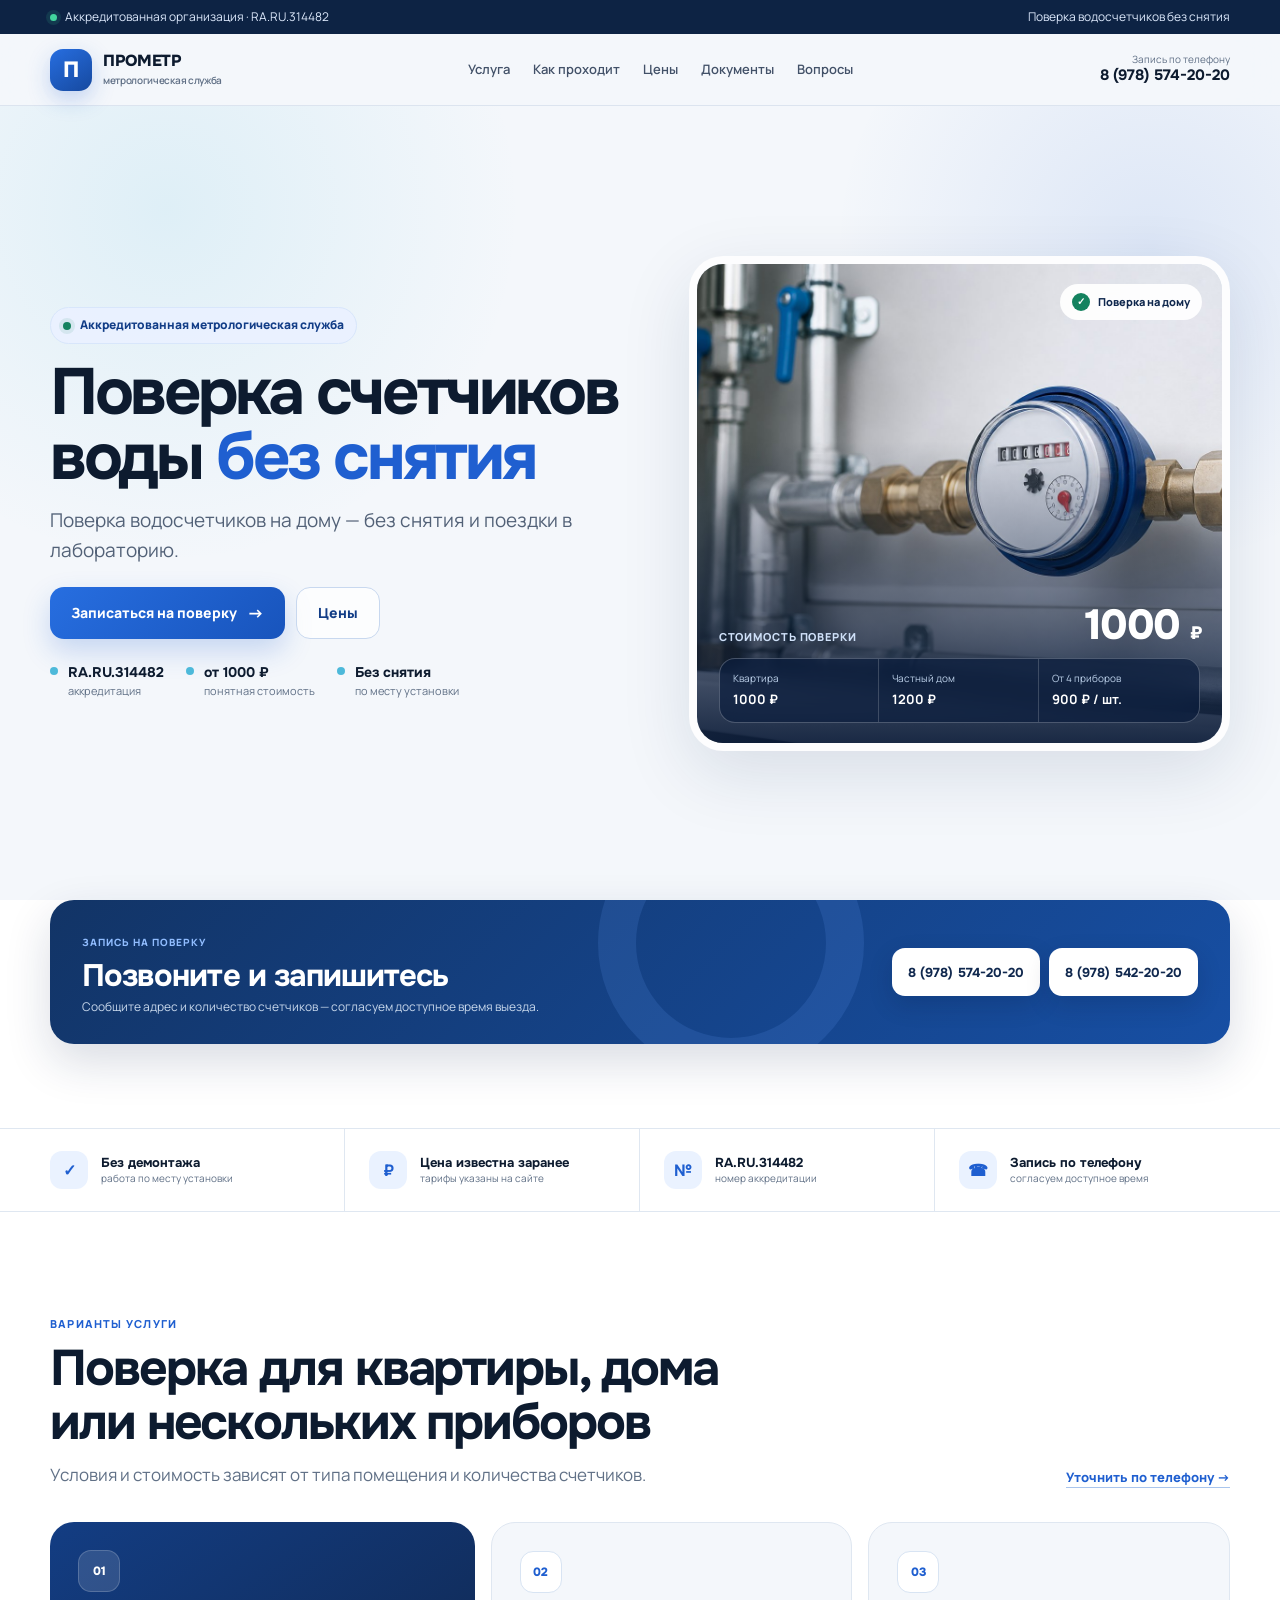
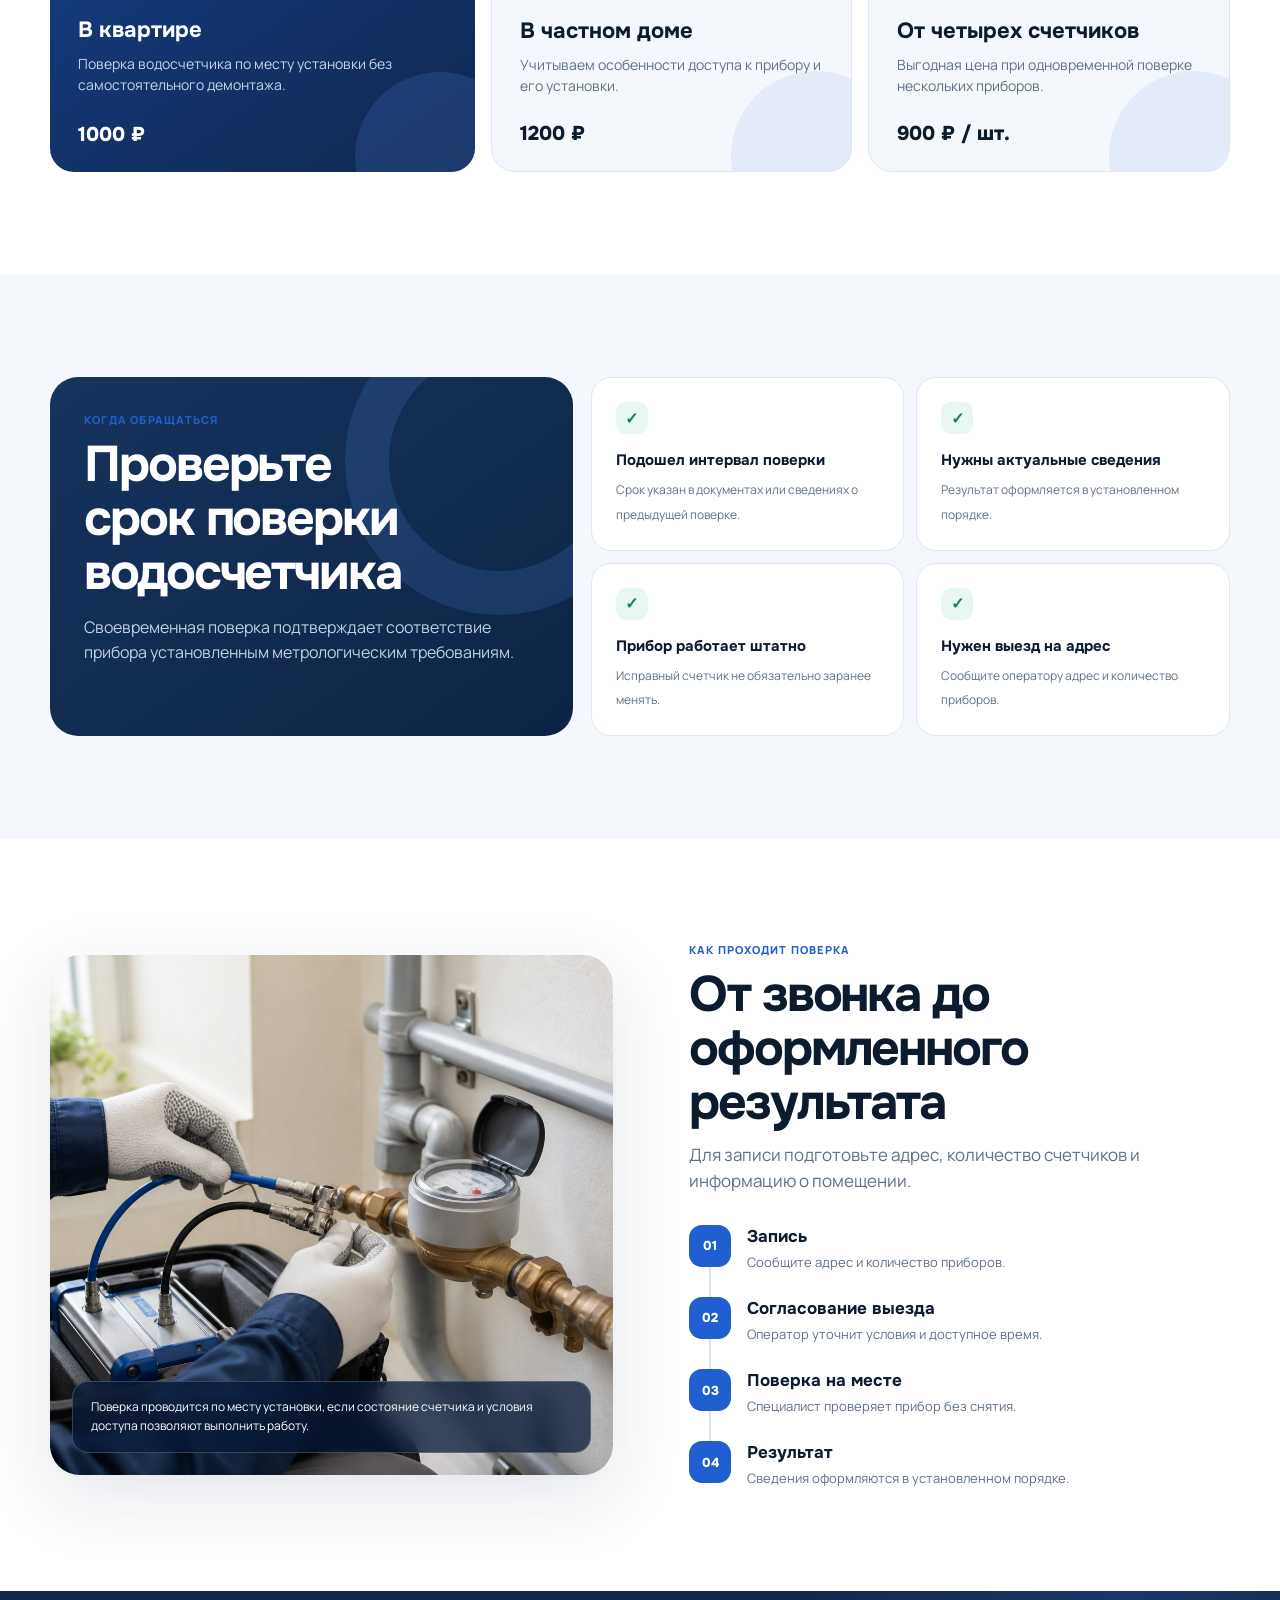
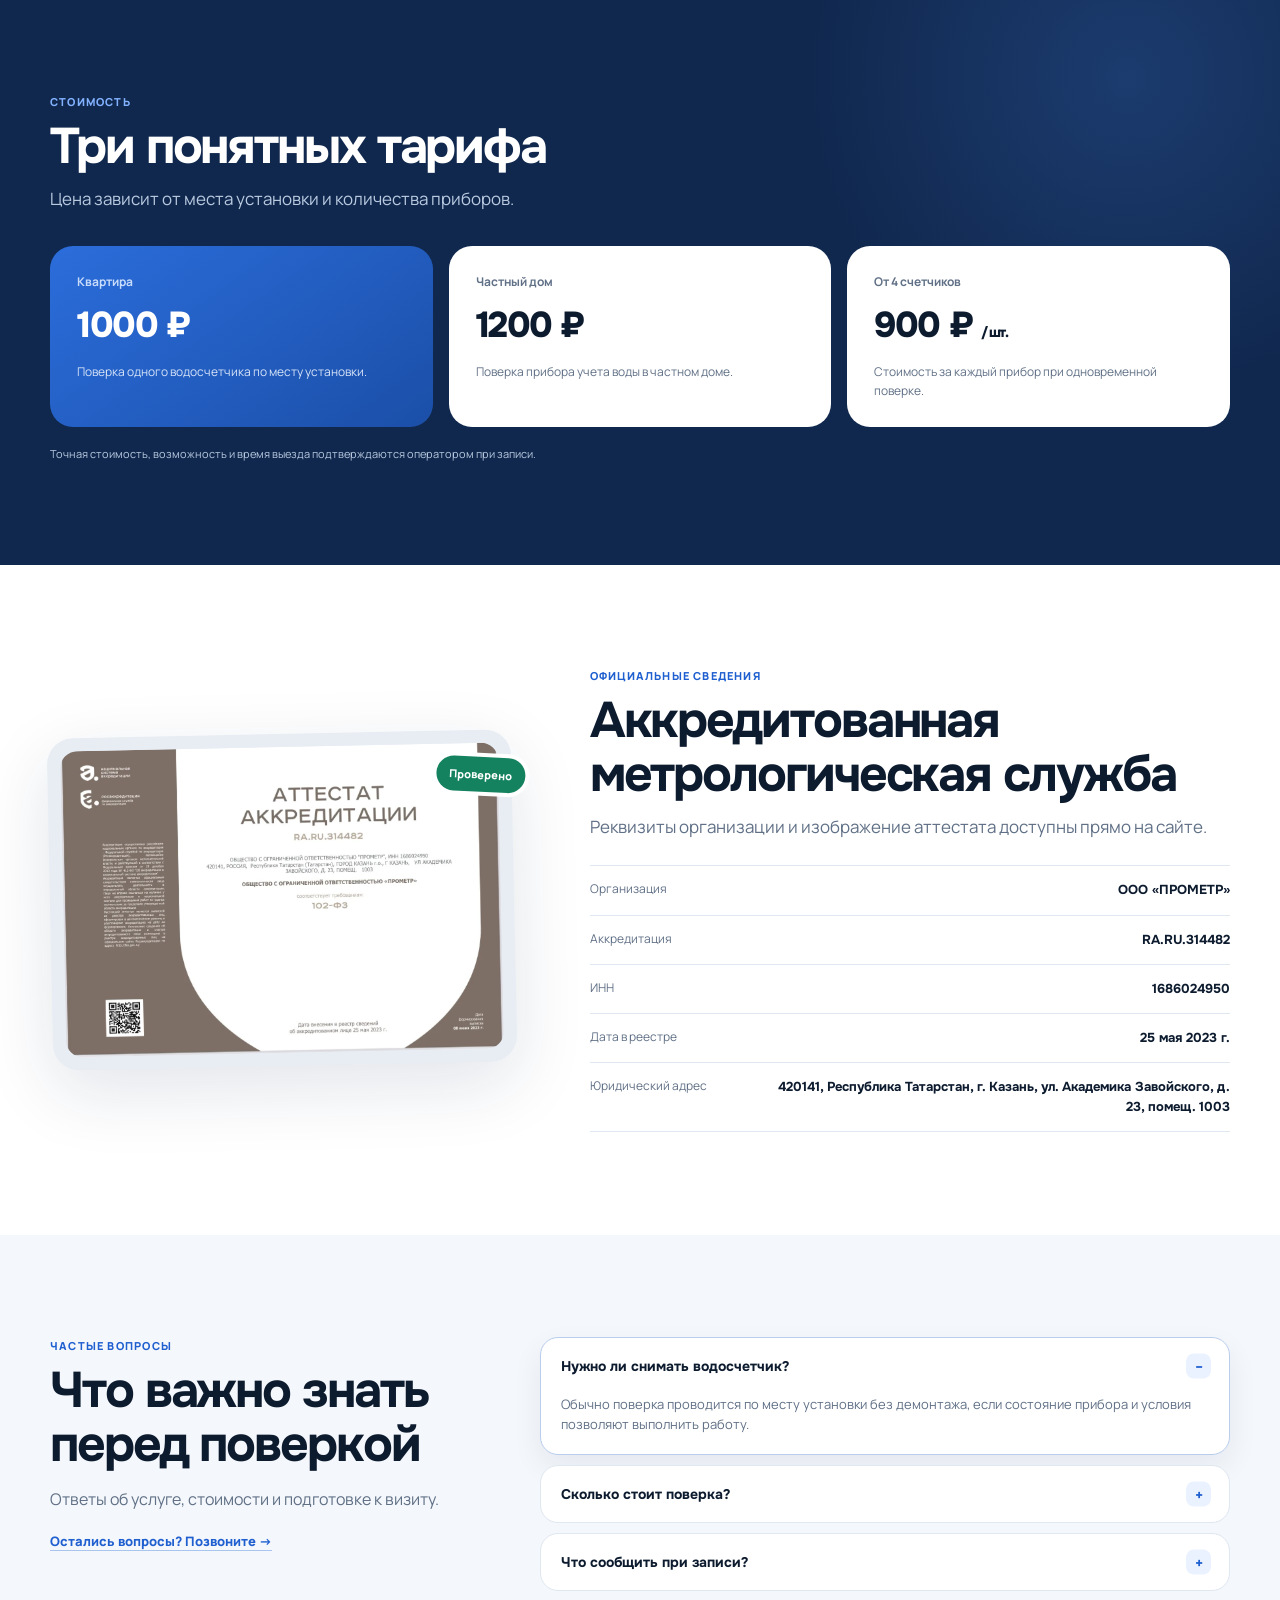
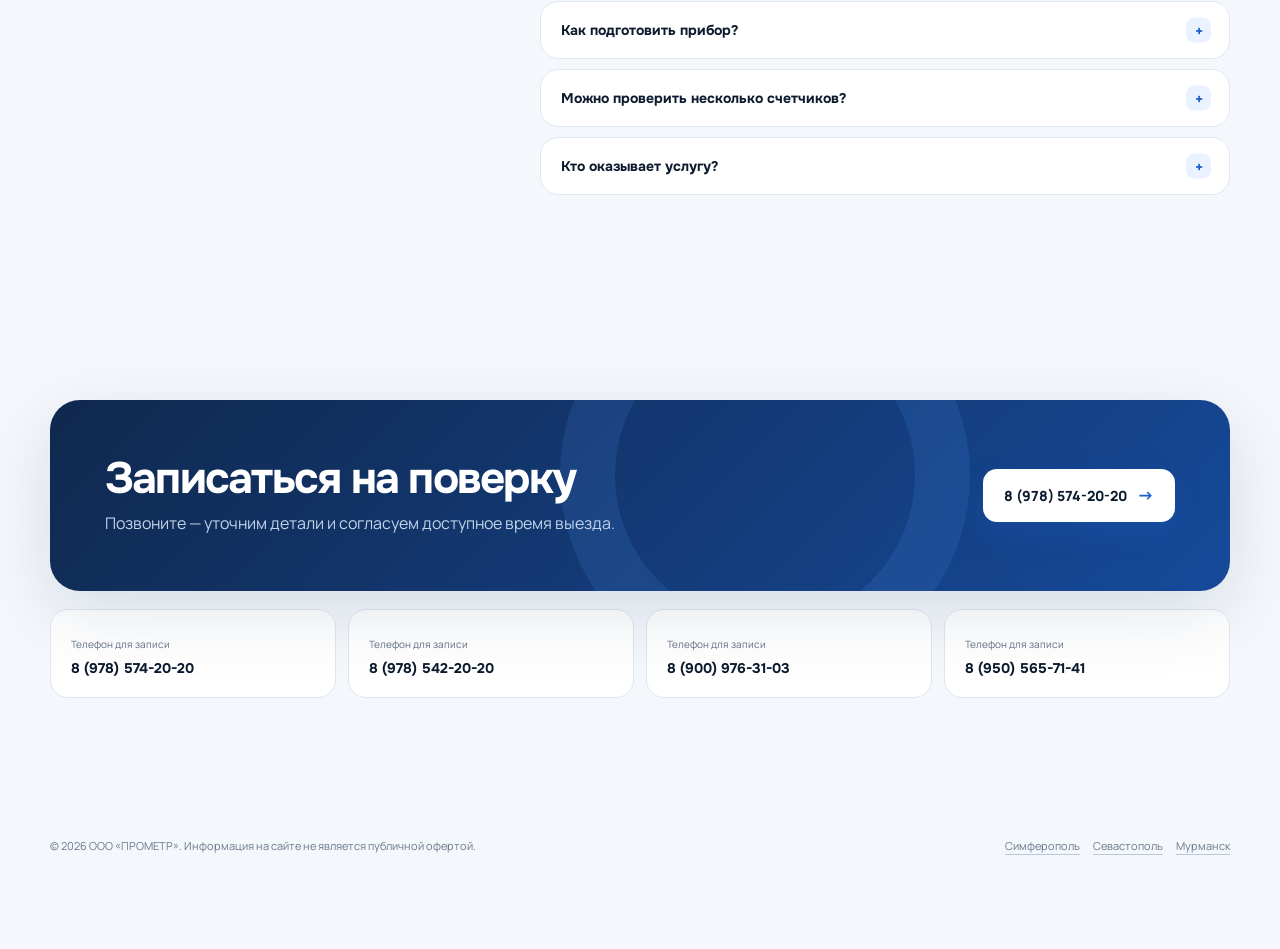
<file: index.html>
<!doctype html>
<html lang="ru">
<head>
  <meta charset="utf-8">
  <meta name="viewport" content="width=device-width,initial-scale=1,viewport-fit=cover">
  <title>Поверка счетчиков воды без снятия — ООО «ПРОМЕТР»</title>
  <meta name="description" content="Поверка счетчиков воды без снятия с выездом специалиста. Квартира — 1000 ₽, частный дом — 1200 ₽, от 4 счетчиков — 900 ₽/шт. ООО «ПРОМЕТР», RA.RU.314482.">
  <meta name="robots" content="index,follow"><meta name="theme-color" content="#10284e"><link rel="icon" href="assets/favicon.svg" type="image/svg+xml">
  <meta property="og:title" content="Поверка счетчиков воды без снятия — ООО «ПРОМЕТР»"><meta property="og:description" content="Выезд специалиста и понятная стоимость от 1000 ₽."><meta property="og:type" content="website">
  <link rel="preload" href="assets/water-meter-hero.jpg" as="image"><link rel="stylesheet" href="assets/style-v2.css?v=6">
  <script type="application/ld+json">{"@context":"https://schema.org","@graph":[{"@type":"Organization","name":"ООО ПРОМЕТР","taxID":"1686024950","telephone":"+7 978 574-20-20"},{"@type":"Service","name":"Поверка счетчиков воды без снятия","provider":{"@type":"Organization","name":"ООО ПРОМЕТР"},"offers":[{"@type":"Offer","price":"1000","priceCurrency":"RUB","description":"Поверка счетчика в квартире"},{"@type":"Offer","price":"1200","priceCurrency":"RUB","description":"Поверка счетчика в частном доме"}]},{"@type":"FAQPage","mainEntity":[{"@type":"Question","name":"Нужно ли снимать счетчик?","acceptedAnswer":{"@type":"Answer","text":"Поверка обычно проводится по месту установки без демонтажа прибора, если состояние счетчика и условия позволяют выполнить работу."}},{"@type":"Question","name":"Сколько стоит поверка?","acceptedAnswer":{"@type":"Answer","text":"В квартире — 1000 рублей, в частном доме — 1200 рублей, от четырех счетчиков — 900 рублей за каждый."}}]}]}</script>
</head>
<body>
  <div class="top"><div class="wrap"><span class="top-status">Аккредитованная организация · RA.RU.314482</span><span>Поверка водосчетчиков без снятия</span></div></div>
  <header class="header"><div class="wrap header-in"><a class="brand" href="./" aria-label="ПРОМЕТР — на главную"><span class="logo">П</span><span class="brand-name">ПРОМЕТР<small>метрологическая служба</small></span></a><nav class="nav" aria-label="Основная навигация"><a href="#services">Услуга</a><a href="#how">Как проходит</a><a href="#prices">Цены</a><a href="#accreditation">Документы</a><a href="#faq">Вопросы</a></nav><div class="header-contact"><a class="header-phone" href="tel:+79785742020"><span>Запись по телефону</span><b>8 (978) 574-20-20</b></a><button class="menu-btn" type="button" aria-label="Открыть меню" aria-expanded="false"><i></i></button></div></div></header>
  <main>
    <section class="hero"><div class="wrap hero-grid"><div class="hero-copy"><div class="badge"><span class="dot"></span>Аккредитованная метрологическая служба</div><h1>Поверка счетчиков воды <span>без снятия</span></h1><p class="lead">Поверка водосчетчиков на дому — без снятия и поездки в лабораторию.</p><div class="actions"><a class="btn" href="tel:+79785742020">Записаться на поверку</a><a class="btn ghost" href="#prices">Цены</a></div><div class="hero-facts"><div class="hero-fact"><b>RA.RU.314482</b>аккредитация</div><div class="hero-fact"><b>от 1000 ₽</b>понятная стоимость</div><div class="hero-fact"><b>Без снятия</b>по месту установки</div></div></div><div class="hero-visual"><div class="visual-card"><img src="assets/water-meter-hero.jpg" width="1536" height="1024" alt="Водосчетчик, установленный в квартире" fetchpriority="high"><div class="visual-chip">Поверка на дому</div><div class="price-panel"><div class="price-head"><span>Стоимость поверки</span><strong>1000 <small>₽</small></strong></div><div class="price-grid"><div class="price-item"><span>Квартира</span><b>1000 ₽</b></div><div class="price-item"><span>Частный дом</span><b>1200 ₽</b></div><div class="price-item"><span>От 4 приборов</span><b>900 ₽ / шт.</b></div></div></div></div></div></div></section>

    <section class="quick-section"><div class="wrap"><div class="quick-call"><div class="quick-copy"><span>Запись на поверку</span><h3>Позвоните и запишитесь</h3><p>Сообщите адрес и количество счетчиков — согласуем доступное время выезда.</p></div><div class="quick-phones"><a class="quick-phone" href="tel:+79785742020">8 (978) 574-20-20</a><a class="quick-phone" href="tel:+79785422020">8 (978) 542-20-20</a></div></div></div></section>

    <section class="trust-strip"><div class="wrap trust-grid"><div class="trust-item"><span class="trust-icon">✓</span><div><b>Без демонтажа</b><span>работа по месту установки</span></div></div><div class="trust-item"><span class="trust-icon">₽</span><div><b>Цена известна заранее</b><span>тарифы указаны на сайте</span></div></div><div class="trust-item"><span class="trust-icon">№</span><div><b>RA.RU.314482</b><span>номер аккредитации</span></div></div><div class="trust-item"><span class="trust-icon">☎</span><div><b>Запись по телефону</b><span>согласуем доступное время</span></div></div></div></section>

    <section class="section white" id="services"><div class="wrap"><div class="section-head"><div class="section-copy"><div class="eyebrow">Варианты услуги</div><h2>Поверка для квартиры, дома или нескольких приборов</h2><p class="sub">Условия и стоимость зависят от типа помещения и количества счетчиков.</p></div><a class="text-link" href="tel:+79785742020">Уточнить по телефону →</a></div><div class="service-grid"><article class="service-card primary"><span class="card-num">01</span><h3>В квартире</h3><p>Поверка водосчетчика по месту установки без самостоятельного демонтажа.</p><div class="service-price">1000 ₽</div></article><article class="service-card"><span class="card-num">02</span><h3>В частном доме</h3><p>Учитываем особенности доступа к прибору и его установки.</p><div class="service-price">1200 ₽</div></article><article class="service-card"><span class="card-num">03</span><h3>От четырех счетчиков</h3><p>Выгодная цена при одновременной поверке нескольких приборов.</p><div class="service-price">900 ₽ / шт.</div></article></div></div></section>

    <section class="section"><div class="wrap need-grid"><div class="need-intro"><div class="eyebrow">Когда обращаться</div><h2>Проверьте срок поверки водосчетчика</h2><p>Своевременная поверка подтверждает соответствие прибора установленным метрологическим требованиям.</p></div><div class="check-list"><div class="check-item"><i>✓</i><b>Подошел интервал поверки</b><span>Срок указан в документах или сведениях о предыдущей поверке.</span></div><div class="check-item"><i>✓</i><b>Нужны актуальные сведения</b><span>Результат оформляется в установленном порядке.</span></div><div class="check-item"><i>✓</i><b>Прибор работает штатно</b><span>Исправный счетчик не обязательно заранее менять.</span></div><div class="check-item"><i>✓</i><b>Нужен выезд на адрес</b><span>Сообщите оператору адрес и количество приборов.</span></div></div></div></section>

    <section class="section white" id="how"><div class="wrap process-grid"><div class="process-photo"><img src="assets/meter-verification.jpg" width="1536" height="1024" alt="Специалист проводит поверку водосчетчика" loading="lazy"><div class="photo-caption">Поверка проводится по месту установки, если состояние счетчика и условия доступа позволяют выполнить работу.</div></div><div><div class="eyebrow">Как проходит поверка</div><h2>От звонка до оформленного результата</h2><p class="sub">Для записи подготовьте адрес, количество счетчиков и информацию о помещении.</p><div class="timeline"><div class="timeline-item"><span class="timeline-num">01</span><div><h3>Запись</h3><p>Сообщите адрес и количество приборов.</p></div></div><div class="timeline-item"><span class="timeline-num">02</span><div><h3>Согласование выезда</h3><p>Оператор уточнит условия и доступное время.</p></div></div><div class="timeline-item"><span class="timeline-num">03</span><div><h3>Поверка на месте</h3><p>Специалист проверяет прибор без снятия.</p></div></div><div class="timeline-item"><span class="timeline-num">04</span><div><h3>Результат</h3><p>Сведения оформляются в установленном порядке.</p></div></div></div></div></div></section>

    <section class="section night price-section" id="prices"><div class="wrap"><div class="eyebrow">Стоимость</div><h2>Три понятных тарифа</h2><p class="sub">Цена зависит от места установки и количества приборов.</p><div class="tariffs"><article class="tariff featured"><div class="tariff-label">Квартира</div><div class="tariff-price">1000 ₽</div><p>Поверка одного водосчетчика по месту установки.</p></article><article class="tariff"><div class="tariff-label">Частный дом</div><div class="tariff-price">1200 ₽</div><p>Поверка прибора учета воды в частном доме.</p></article><article class="tariff"><div class="tariff-label">От 4 счетчиков</div><div class="tariff-price">900 ₽ <small>/ шт.</small></div><p>Стоимость за каждый прибор при одновременной поверке.</p></article></div><p class="price-note">Точная стоимость, возможность и время выезда подтверждаются оператором при записи.</p></div></section>

    <section class="section white" id="accreditation"><div class="wrap accr-grid"><div class="doc-shell"><img src="assets/accreditation.jpg" alt="Аттестат аккредитации ООО ПРОМЕТР RA.RU.314482" loading="lazy"></div><div><div class="eyebrow">Официальные сведения</div><h2>Аккредитованная метрологическая служба</h2><p class="sub">Реквизиты организации и изображение аттестата доступны прямо на сайте.</p><div class="legal"><div class="legal-row"><span>Организация</span><b>ООО «ПРОМЕТР»</b></div><div class="legal-row"><span>Аккредитация</span><b>RA.RU.314482</b></div><div class="legal-row"><span>ИНН</span><b>1686024950</b></div><div class="legal-row"><span>Дата в реестре</span><b>25 мая 2023 г.</b></div><div class="legal-row"><span>Юридический адрес</span><b>420141, Республика Татарстан, г. Казань, ул. Академика Завойского, д. 23, помещ. 1003</b></div></div></div></div></section>

    <section class="section" id="faq"><div class="wrap faq-layout"><div class="faq-note"><div class="eyebrow">Частые вопросы</div><h2>Что важно знать перед поверкой</h2><p>Ответы об услуге, стоимости и подготовке к визиту.</p><a class="text-link" href="tel:+79785742020">Остались вопросы? Позвоните →</a></div><div class="faq"><details open><summary>Нужно ли снимать водосчетчик?</summary><p>Обычно поверка проводится по месту установки без демонтажа, если состояние прибора и условия позволяют выполнить работу.</p></details><details><summary>Сколько стоит поверка?</summary><p>Квартира — 1000 ₽, частный дом — 1200 ₽, от четырех счетчиков — 900 ₽ за каждый.</p></details><details><summary>Что сообщить при записи?</summary><p>Адрес, тип помещения, количество счетчиков и удобный период для визита.</p></details><details><summary>Как подготовить прибор?</summary><p>Обеспечьте свободный доступ к счетчику и соединениям.</p></details><details><summary>Можно проверить несколько счетчиков?</summary><p>Да. Для четырех и более приборов действует специальная стоимость.</p></details><details><summary>Кто оказывает услугу?</summary><p>ООО «ПРОМЕТР», ИНН 1686024950, номер аккредитации RA.RU.314482.</p></details></div></div></section>

    <section class="section" id="contacts"><div class="wrap"><div class="cta"><div><h2>Записаться на поверку</h2><p>Позвоните — уточним детали и согласуем доступное время выезда.</p></div><a class="btn white" href="tel:+79785742020">8 (978) 574-20-20</a></div><div class="contact-grid"><div class="contact-card"><span>Телефон для записи</span><a href="tel:+79785742020">8 (978) 574-20-20</a></div><div class="contact-card"><span>Телефон для записи</span><a href="tel:+79785422020">8 (978) 542-20-20</a></div><div class="contact-card"><span>Телефон для записи</span><a href="tel:+79009763103">8 (900) 976-31-03</a></div><div class="contact-card"><span>Телефон для записи</span><a href="tel:+79505657141">8 (950) 565-71-41</a></div></div></div></section>
  </main>
  <footer class="footer"><div class="wrap footer-grid"><div>© <span data-year></span> ООО «ПРОМЕТР». Информация на сайте не является публичной офертой.</div><div class="cities"><a href="simferopol/">Симферополь</a><a href="sevastopol/">Севастополь</a><a href="murmansk/">Мурманск</a></div></div></footer><div class="mobile-call"><a class="btn" href="tel:+79785742020">Позвонить · 8 (978) 574-20-20</a></div><script src="assets/main-v2.js?v=2"></script>
</body>
</html>
</file>
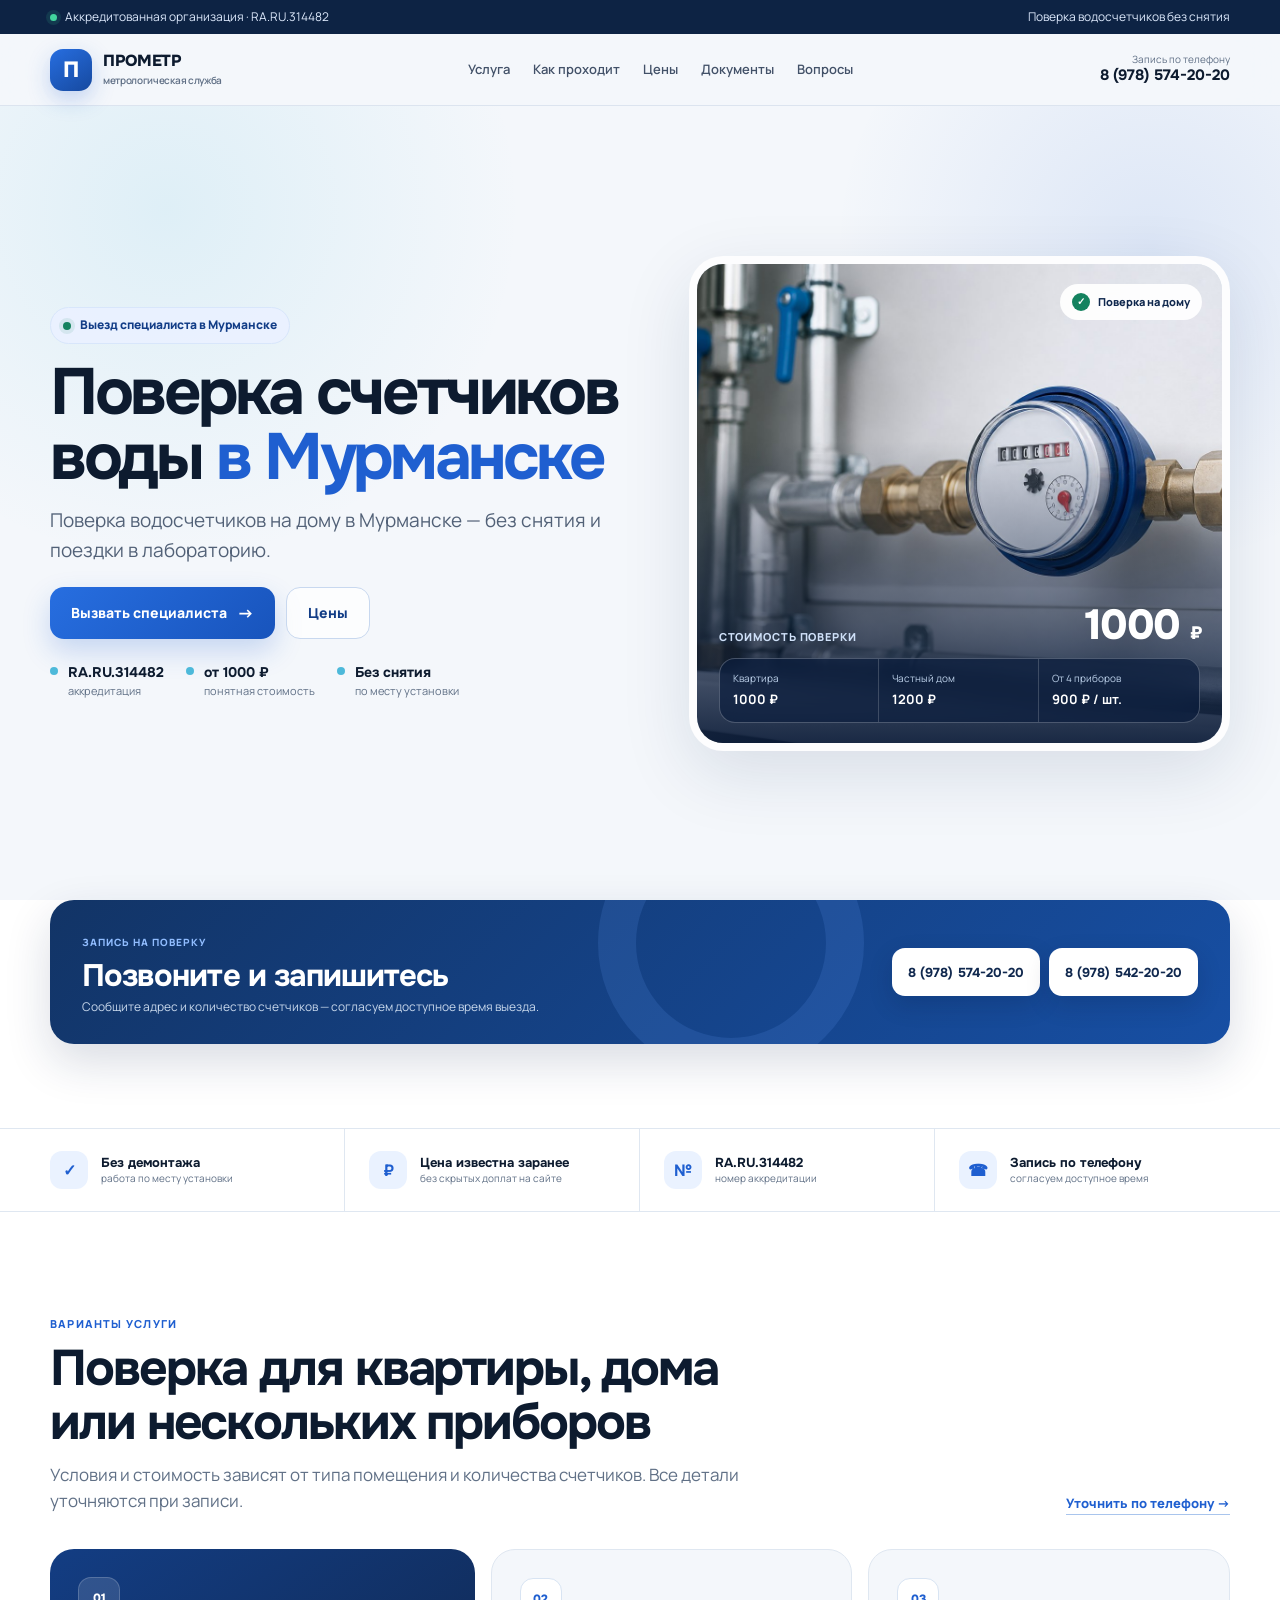
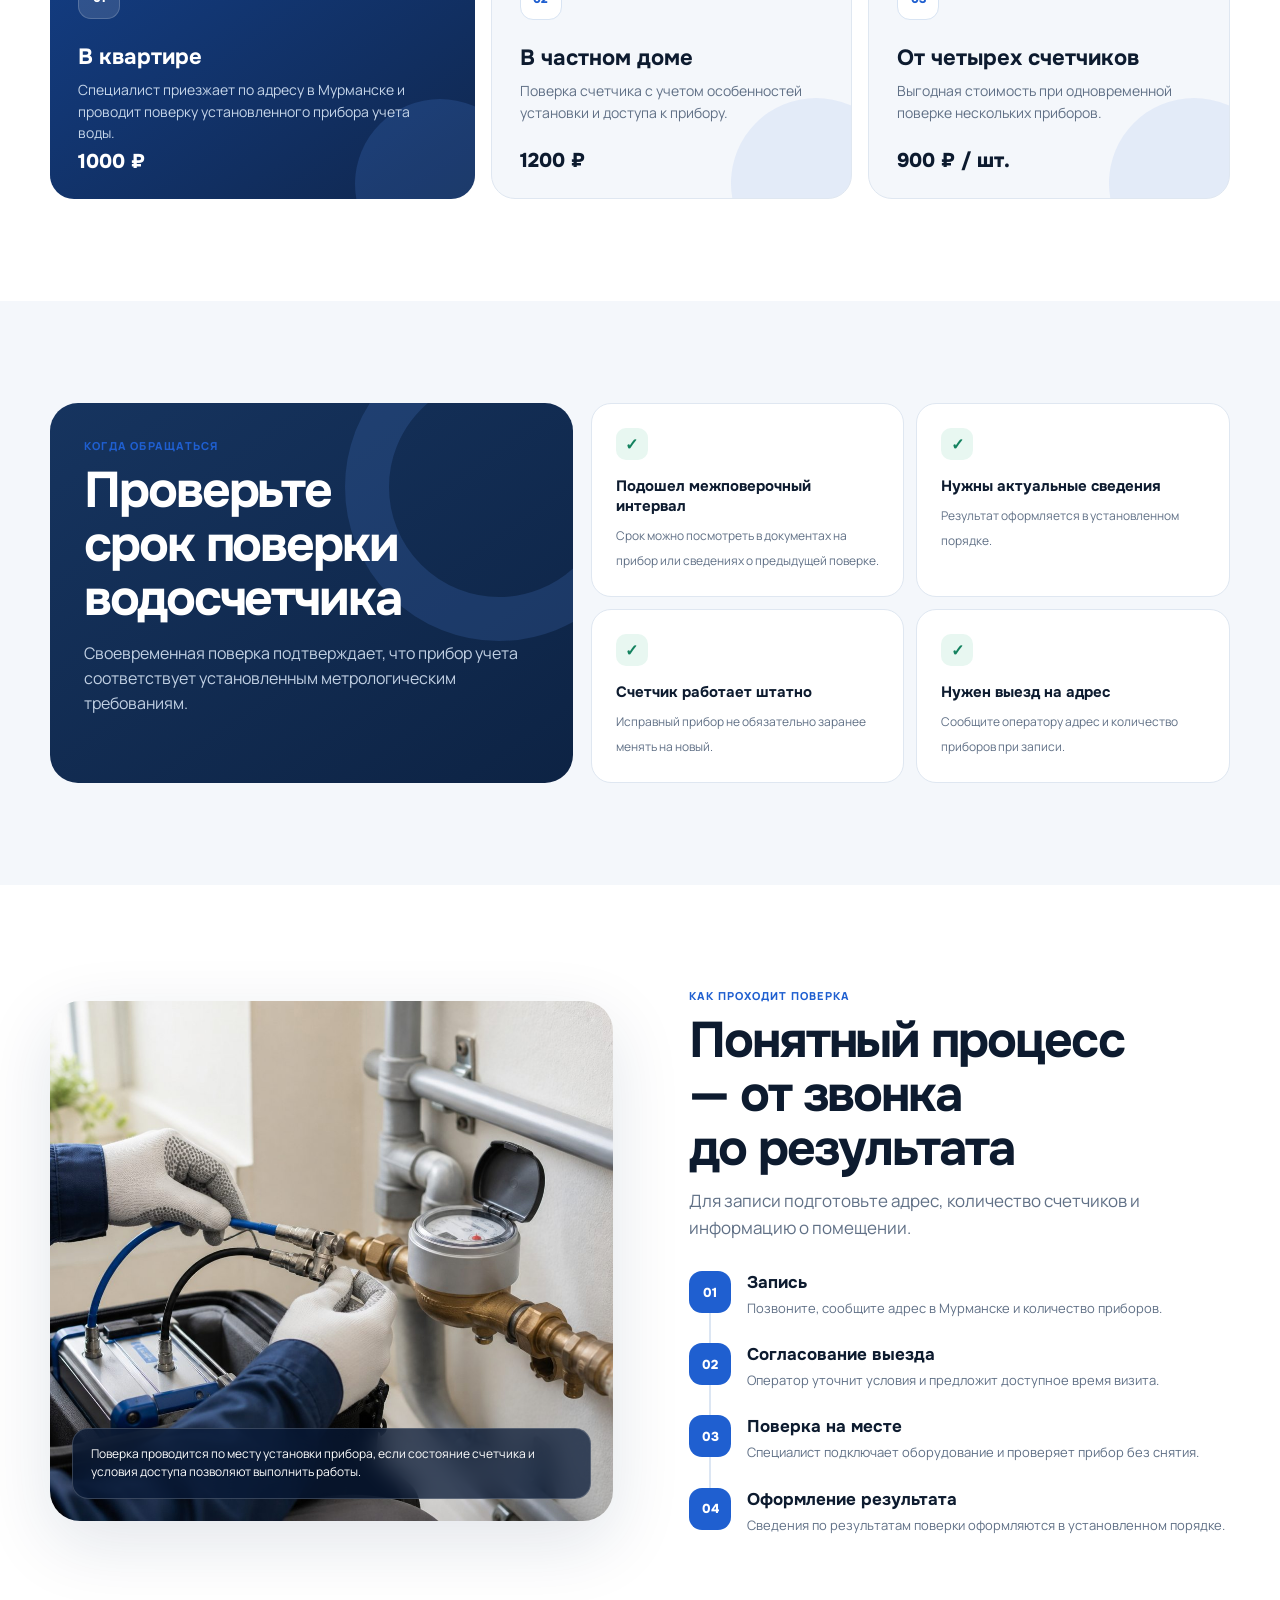
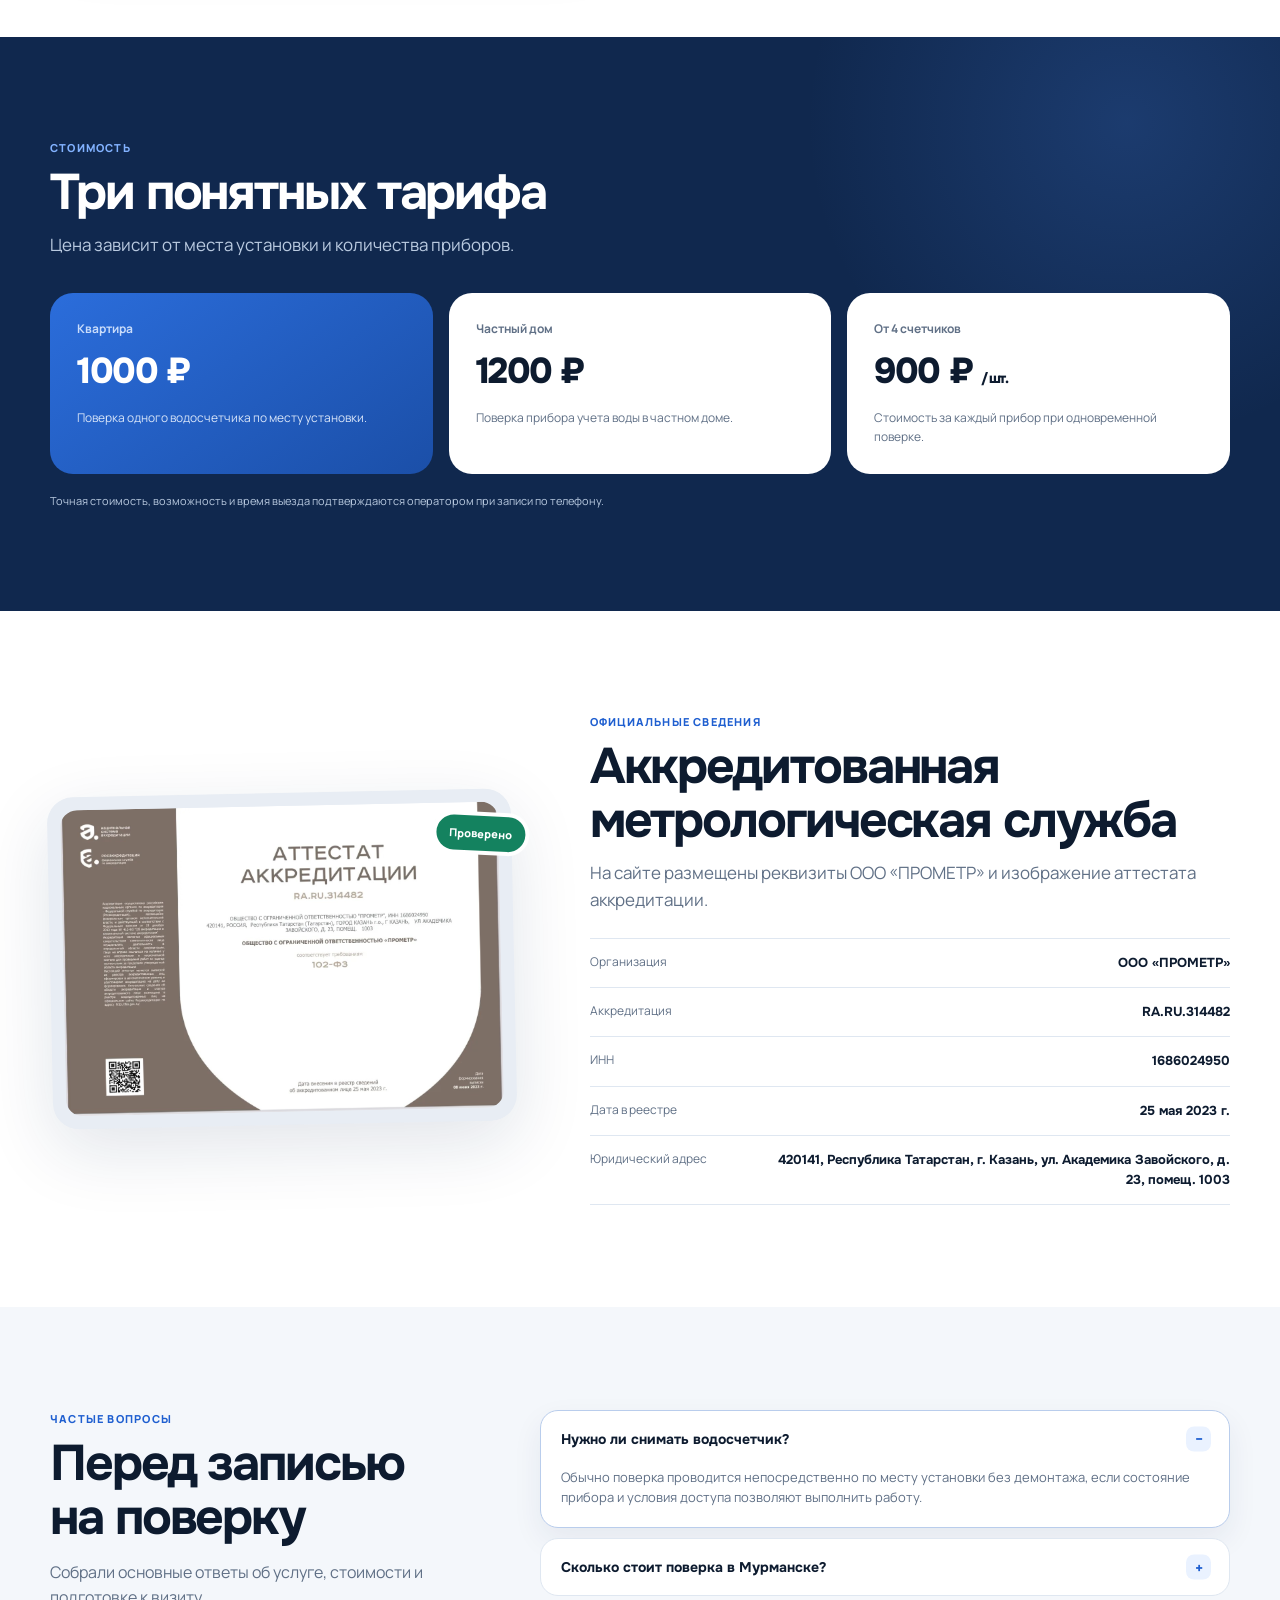
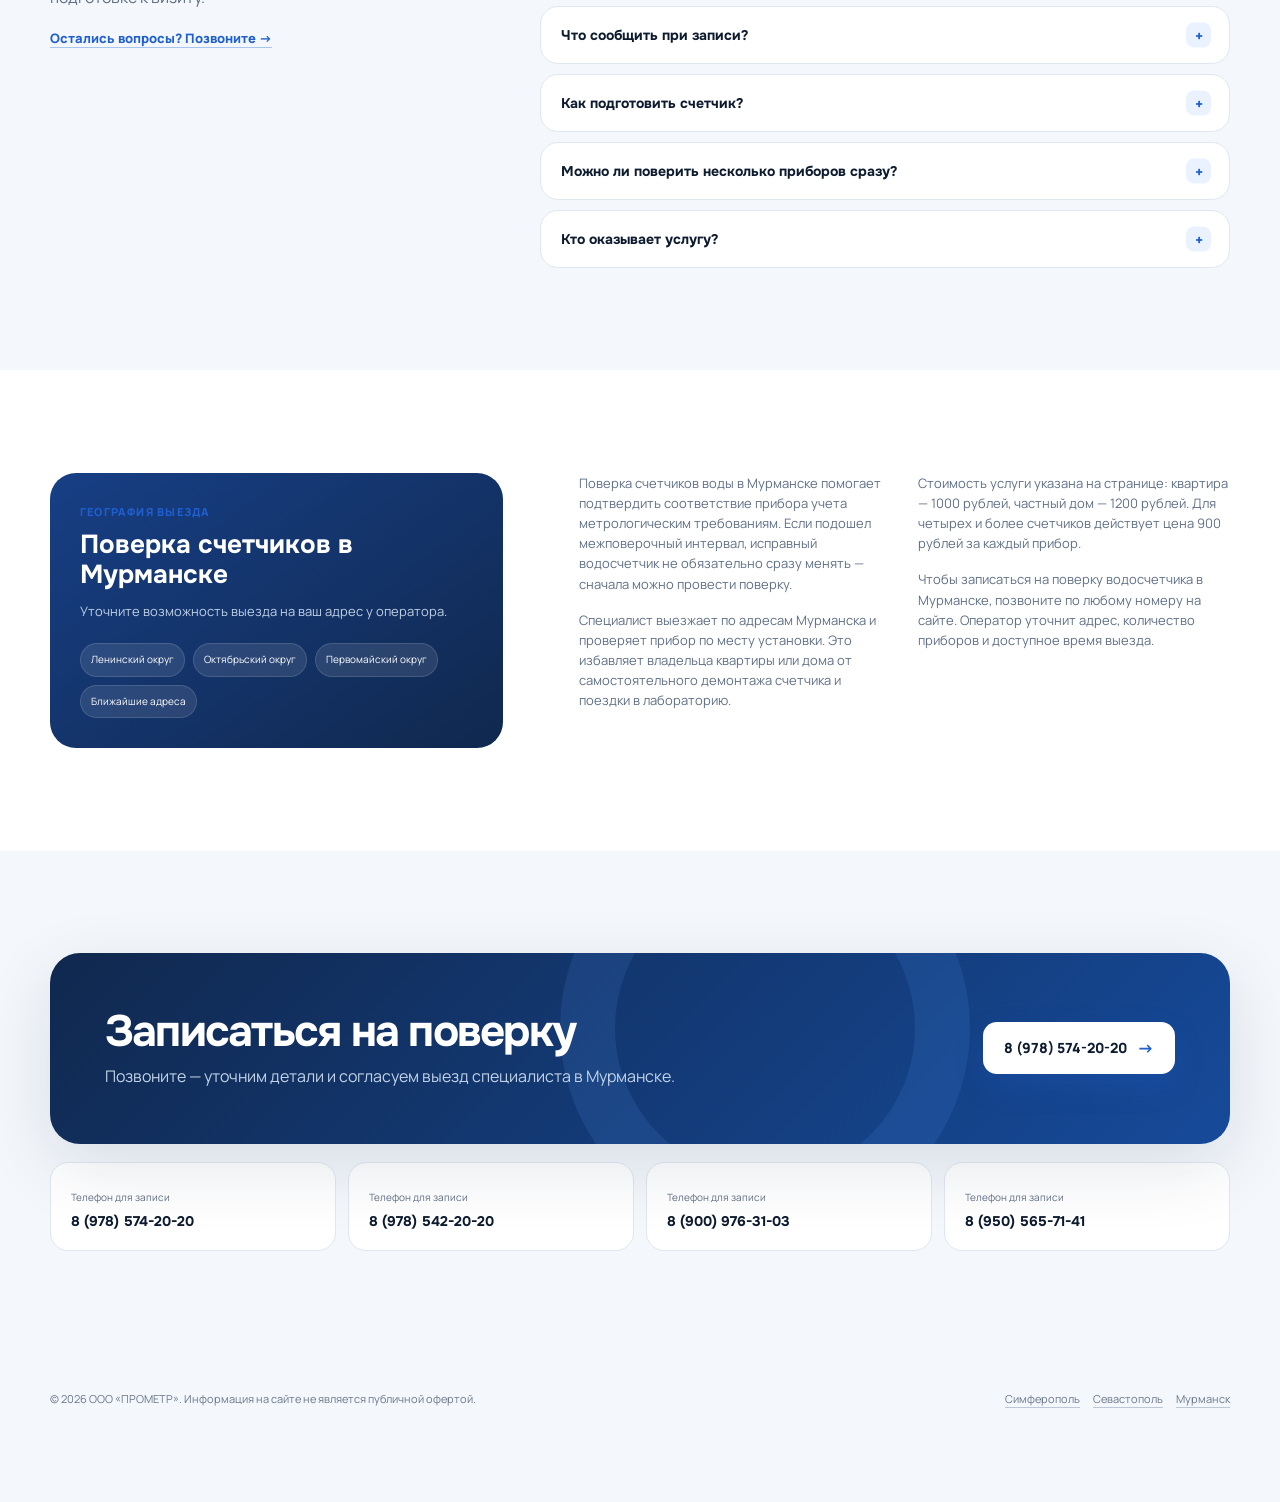
<file: murmansk/index.html>
<!doctype html>
<html lang="ru">
<head>
  <meta charset="utf-8">
  <meta name="viewport" content="width=device-width,initial-scale=1,viewport-fit=cover">
  <title>Поверка счетчиков воды в Мурманске без снятия — от 1000 ₽</title>
  <meta name="description" content="Поверка счетчиков воды в Мурманске без снятия. Выезд специалиста на дом. Квартира — 1000 ₽, частный дом — 1200 ₽, от 4 счетчиков — 900 ₽/шт. ООО «ПРОМЕТР», RA.RU.314482.">
  <meta name="robots" content="index,follow">
  <meta name="theme-color" content="#10284e">
  <link rel="icon" href="../assets/favicon.svg" type="image/svg+xml">
  <meta property="og:title" content="Поверка счетчиков воды в Мурманске без снятия">
  <meta property="og:description" content="Выезд специалиста. Стоимость поверки — от 1000 ₽. ООО «ПРОМЕТР», RA.RU.314482.">
  <meta property="og:type" content="website">
  <link rel="preload" href="../assets/water-meter-hero.jpg" as="image">
  <link rel="stylesheet" href="../assets/style-v2.css?v=6">
  <script type="application/ld+json">{"@context":"https://schema.org","@graph":[{"@type":"Organization","name":"ООО ПРОМЕТР","taxID":"1686024950","telephone":"+7 978 574-20-20"},{"@type":"Service","name":"Поверка счетчиков воды в Мурманске","provider":{"@type":"Organization","name":"ООО ПРОМЕТР"},"areaServed":{"@type":"City","name":"Мурманск"},"offers":[{"@type":"Offer","price":"1000","priceCurrency":"RUB","description":"Поверка счетчика в квартире"},{"@type":"Offer","price":"1200","priceCurrency":"RUB","description":"Поверка счетчика в частном доме"}]},{"@type":"FAQPage","mainEntity":[{"@type":"Question","name":"Нужно ли снимать счетчик для поверки?","acceptedAnswer":{"@type":"Answer","text":"Поверка обычно проводится по месту установки без демонтажа прибора учета, если его состояние и условия позволяют выполнить работы на месте."}},{"@type":"Question","name":"Сколько стоит поверка в Мурманске?","acceptedAnswer":{"@type":"Answer","text":"Стоимость поверки в квартире — 1000 рублей, в частном доме — 1200 рублей. При поверке от четырех счетчиков — 900 рублей за каждый."}},{"@type":"Question","name":"Как записаться на поверку?","acceptedAnswer":{"@type":"Answer","text":"Позвоните по номеру на сайте, сообщите адрес, тип помещения и количество счетчиков. Оператор согласует доступное время выезда."}}]}]}</script>
</head>
<body>
  <div class="top"><div class="wrap"><span class="top-status">Аккредитованная организация · RA.RU.314482</span><span>Поверка водосчетчиков без снятия</span></div></div>
  <header class="header">
    <div class="wrap header-in">
      <a class="brand" href="../" aria-label="ПРОМЕТР — на главную"><span class="logo">П</span><span class="brand-name">ПРОМЕТР<small>метрологическая служба</small></span></a>
      <nav class="nav" aria-label="Основная навигация"><a href="#services">Услуга</a><a href="#how">Как проходит</a><a href="#prices">Цены</a><a href="#accreditation">Документы</a><a href="#faq">Вопросы</a></nav>
      <div class="header-contact"><a class="header-phone" href="tel:+79785742020"><span>Запись по телефону</span><b>8 (978) 574-20-20</b></a><button class="menu-btn" type="button" aria-label="Открыть меню" aria-expanded="false"><i></i></button></div>
    </div>
  </header>

  <main>
    <section class="hero">
      <div class="wrap hero-grid">
        <div class="hero-copy">
          <div class="badge"><span class="dot"></span>Выезд специалиста в Мурманске</div>
          <h1>Поверка счетчиков воды <span>в Мурманске</span></h1>
          <p class="lead">Поверка водосчетчиков на дому в Мурманске — без снятия и поездки в лабораторию.</p>
          <div class="actions"><a class="btn" href="tel:+79785742020">Вызвать специалиста</a><a class="btn ghost" href="#prices">Цены</a></div>
          <div class="hero-facts"><div class="hero-fact"><b>RA.RU.314482</b>аккредитация</div><div class="hero-fact"><b>от 1000 ₽</b>понятная стоимость</div><div class="hero-fact"><b>Без снятия</b>по месту установки</div></div>
        </div>
        <div class="hero-visual">
          <div class="visual-card">
            <img src="../assets/water-meter-hero.jpg" width="1536" height="1024" alt="Водосчетчик, установленный в квартире" fetchpriority="high">
            <div class="visual-chip">Поверка на дому</div>
            <div class="price-panel" id="prices-top">
              <div class="price-head"><span>Стоимость поверки</span><strong>1000 <small>₽</small></strong></div>
              <div class="price-grid"><div class="price-item"><span>Квартира</span><b>1000 ₽</b></div><div class="price-item"><span>Частный дом</span><b>1200 ₽</b></div><div class="price-item"><span>От 4 приборов</span><b>900 ₽ / шт.</b></div></div>
            </div>
          </div>
        </div>
      </div>
    </section>

    <section class="quick-section"><div class="wrap"><div class="quick-call"><div class="quick-copy"><span>Запись на поверку</span><h3>Позвоните и запишитесь</h3><p>Сообщите адрес и количество счетчиков — согласуем доступное время выезда.</p></div><div class="quick-phones"><a class="quick-phone" href="tel:+79785742020">8 (978) 574-20-20</a><a class="quick-phone" href="tel:+79785422020">8 (978) 542-20-20</a></div></div></div></section>

    <section class="trust-strip" aria-label="Ключевая информация"><div class="wrap trust-grid"><div class="trust-item"><span class="trust-icon">✓</span><div><b>Без демонтажа</b><span>работа по месту установки</span></div></div><div class="trust-item"><span class="trust-icon">₽</span><div><b>Цена известна заранее</b><span>без скрытых доплат на сайте</span></div></div><div class="trust-item"><span class="trust-icon">№</span><div><b>RA.RU.314482</b><span>номер аккредитации</span></div></div><div class="trust-item"><span class="trust-icon">☎</span><div><b>Запись по телефону</b><span>согласуем доступное время</span></div></div></div></section>

    <section class="section white" id="services">
      <div class="wrap">
        <div class="section-head"><div class="section-copy"><div class="eyebrow">Варианты услуги</div><h2>Поверка для квартиры, дома или нескольких приборов</h2><p class="sub">Условия и стоимость зависят от типа помещения и количества счетчиков. Все детали уточняются при записи.</p></div><a class="text-link" href="tel:+79785742020">Уточнить по телефону →</a></div>
        <div class="service-grid">
          <article class="service-card primary"><span class="card-num">01</span><h3>В квартире</h3><p>Специалист приезжает по адресу в Мурманске и проводит поверку установленного прибора учета воды.</p><div class="service-price">1000 ₽</div></article>
          <article class="service-card"><span class="card-num">02</span><h3>В частном доме</h3><p>Поверка счетчика с учетом особенностей установки и доступа к прибору.</p><div class="service-price">1200 ₽</div></article>
          <article class="service-card"><span class="card-num">03</span><h3>От четырех счетчиков</h3><p>Выгодная стоимость при одновременной поверке нескольких приборов.</p><div class="service-price">900 ₽ / шт.</div></article>
        </div>
      </div>
    </section>

    <section class="section">
      <div class="wrap need-grid">
        <div class="need-intro"><div class="eyebrow">Когда обращаться</div><h2>Проверьте срок поверки водосчетчика</h2><p>Своевременная поверка подтверждает, что прибор учета соответствует установленным метрологическим требованиям.</p></div>
        <div class="check-list"><div class="check-item"><i>✓</i><b>Подошел межповерочный интервал</b><span>Срок можно посмотреть в документах на прибор или сведениях о предыдущей поверке.</span></div><div class="check-item"><i>✓</i><b>Нужны актуальные сведения</b><span>Результат оформляется в установленном порядке.</span></div><div class="check-item"><i>✓</i><b>Счетчик работает штатно</b><span>Исправный прибор не обязательно заранее менять на новый.</span></div><div class="check-item"><i>✓</i><b>Нужен выезд на адрес</b><span>Сообщите оператору адрес и количество приборов при записи.</span></div></div>
      </div>
    </section>

    <section class="section white" id="how">
      <div class="wrap process-grid">
        <div class="process-photo"><img src="../assets/meter-verification.jpg" width="1536" height="1024" alt="Специалист проводит поверку водосчетчика на месте" loading="lazy"><div class="photo-caption">Поверка проводится по месту установки прибора, если состояние счетчика и условия доступа позволяют выполнить работы.</div></div>
        <div><div class="eyebrow">Как проходит поверка</div><h2>Понятный процесс — от звонка до результата</h2><p class="sub">Для записи подготовьте адрес, количество счетчиков и информацию о помещении.</p><div class="timeline"><div class="timeline-item"><span class="timeline-num">01</span><div><h3>Запись</h3><p>Позвоните, сообщите адрес в Мурманске и количество приборов.</p></div></div><div class="timeline-item"><span class="timeline-num">02</span><div><h3>Согласование выезда</h3><p>Оператор уточнит условия и предложит доступное время визита.</p></div></div><div class="timeline-item"><span class="timeline-num">03</span><div><h3>Поверка на месте</h3><p>Специалист подключает оборудование и проверяет прибор без снятия.</p></div></div><div class="timeline-item"><span class="timeline-num">04</span><div><h3>Оформление результата</h3><p>Сведения по результатам поверки оформляются в установленном порядке.</p></div></div></div></div>
      </div>
    </section>

    <section class="section night price-section" id="prices">
      <div class="wrap"><div class="eyebrow">Стоимость</div><h2>Три понятных тарифа</h2><p class="sub">Цена зависит от места установки и количества приборов.</p><div class="tariffs"><article class="tariff featured"><div class="tariff-label">Квартира</div><div class="tariff-price">1000 ₽</div><p>Поверка одного водосчетчика по месту установки.</p></article><article class="tariff"><div class="tariff-label">Частный дом</div><div class="tariff-price">1200 ₽</div><p>Поверка прибора учета воды в частном доме.</p></article><article class="tariff"><div class="tariff-label">От 4 счетчиков</div><div class="tariff-price">900 ₽ <small>/ шт.</small></div><p>Стоимость за каждый прибор при одновременной поверке.</p></article></div><p class="price-note">Точная стоимость, возможность и время выезда подтверждаются оператором при записи по телефону.</p></div>
    </section>

    <section class="section white" id="accreditation">
      <div class="wrap accr-grid"><div class="doc-shell"><img src="../assets/accreditation.jpg" alt="Аттестат аккредитации ООО ПРОМЕТР RA.RU.314482" loading="lazy"></div><div><div class="eyebrow">Официальные сведения</div><h2>Аккредитованная метрологическая служба</h2><p class="sub">На сайте размещены реквизиты ООО «ПРОМЕТР» и изображение аттестата аккредитации.</p><div class="legal"><div class="legal-row"><span>Организация</span><b>ООО «ПРОМЕТР»</b></div><div class="legal-row"><span>Аккредитация</span><b>RA.RU.314482</b></div><div class="legal-row"><span>ИНН</span><b>1686024950</b></div><div class="legal-row"><span>Дата в реестре</span><b>25 мая 2023 г.</b></div><div class="legal-row"><span>Юридический адрес</span><b>420141, Республика Татарстан, г. Казань, ул. Академика Завойского, д. 23, помещ. 1003</b></div></div></div></div>
    </section>

    <section class="section" id="faq">
      <div class="wrap faq-layout"><div class="faq-note"><div class="eyebrow">Частые вопросы</div><h2>Перед записью на поверку</h2><p>Собрали основные ответы об услуге, стоимости и подготовке к визиту.</p><a class="text-link" href="tel:+79785742020">Остались вопросы? Позвоните →</a></div><div class="faq"><details open><summary>Нужно ли снимать водосчетчик?</summary><p>Обычно поверка проводится непосредственно по месту установки без демонтажа, если состояние прибора и условия доступа позволяют выполнить работу.</p></details><details><summary>Сколько стоит поверка в Мурманске?</summary><p>В квартире — 1000 ₽, в частном доме — 1200 ₽. При одновременной поверке от четырех счетчиков — 900 ₽ за каждый.</p></details><details><summary>Что сообщить при записи?</summary><p>Назовите адрес, тип помещения, количество счетчиков и удобный период для визита.</p></details><details><summary>Как подготовить счетчик?</summary><p>Обеспечьте свободный доступ к прибору и соединениям. Дополнительные условия оператор уточнит по телефону.</p></details><details><summary>Можно ли поверить несколько приборов сразу?</summary><p>Да. При поверке четырех и более счетчиков действует стоимость 900 ₽ за каждый прибор.</p></details><details><summary>Кто оказывает услугу?</summary><p>На сайте указаны сведения ООО «ПРОМЕТР»: ИНН 1686024950, номер аккредитации RA.RU.314482.</p></details></div></div>
    </section>

    <section class="section white">
      <div class="wrap local-grid"><div class="local-panel"><div class="eyebrow">География выезда</div><h3>Поверка счетчиков в Мурманске</h3><p>Уточните возможность выезда на ваш адрес у оператора.</p><div class="local-tags"><span>Ленинский округ</span><span>Октябрьский округ</span><span>Первомайский округ</span><span>Ближайшие адреса</span></div></div><div class="seo-copy"><p>Поверка счетчиков воды в Мурманске помогает подтвердить соответствие прибора учета метрологическим требованиям. Если подошел межповерочный интервал, исправный водосчетчик не обязательно сразу менять — сначала можно провести поверку.</p><p>Специалист выезжает по адресам Мурманска и проверяет прибор по месту установки. Это избавляет владельца квартиры или дома от самостоятельного демонтажа счетчика и поездки в лабораторию.</p><p>Стоимость услуги указана на странице: квартира — 1000 рублей, частный дом — 1200 рублей. Для четырех и более счетчиков действует цена 900 рублей за каждый прибор.</p><p>Чтобы записаться на поверку водосчетчика в Мурманске, позвоните по любому номеру на сайте. Оператор уточнит адрес, количество приборов и доступное время выезда.</p></div></div>
    </section>

    <section class="section" id="contacts"><div class="wrap"><div class="cta"><div><h2>Записаться на поверку</h2><p>Позвоните — уточним детали и согласуем выезд специалиста в Мурманске.</p></div><a class="btn white" href="tel:+79785742020">8 (978) 574-20-20</a></div><div class="contact-grid"><div class="contact-card"><span>Телефон для записи</span><a href="tel:+79785742020">8 (978) 574-20-20</a></div><div class="contact-card"><span>Телефон для записи</span><a href="tel:+79785422020">8 (978) 542-20-20</a></div><div class="contact-card"><span>Телефон для записи</span><a href="tel:+79009763103">8 (900) 976-31-03</a></div><div class="contact-card"><span>Телефон для записи</span><a href="tel:+79505657141">8 (950) 565-71-41</a></div></div></div></section>
  </main>

  <footer class="footer"><div class="wrap footer-grid"><div>© <span data-year></span> ООО «ПРОМЕТР». Информация на сайте не является публичной офертой.</div><div class="cities"><a href="../simferopol/">Симферополь</a><a href="../sevastopol/">Севастополь</a><a href="../murmansk/">Мурманск</a></div></div></footer>
  <div class="mobile-call"><a class="btn" href="tel:+79785742020">Позвонить · 8 (978) 574-20-20</a></div>
  <script src="../assets/main-v2.js?v=2"></script>
</body>
</html>
</file>
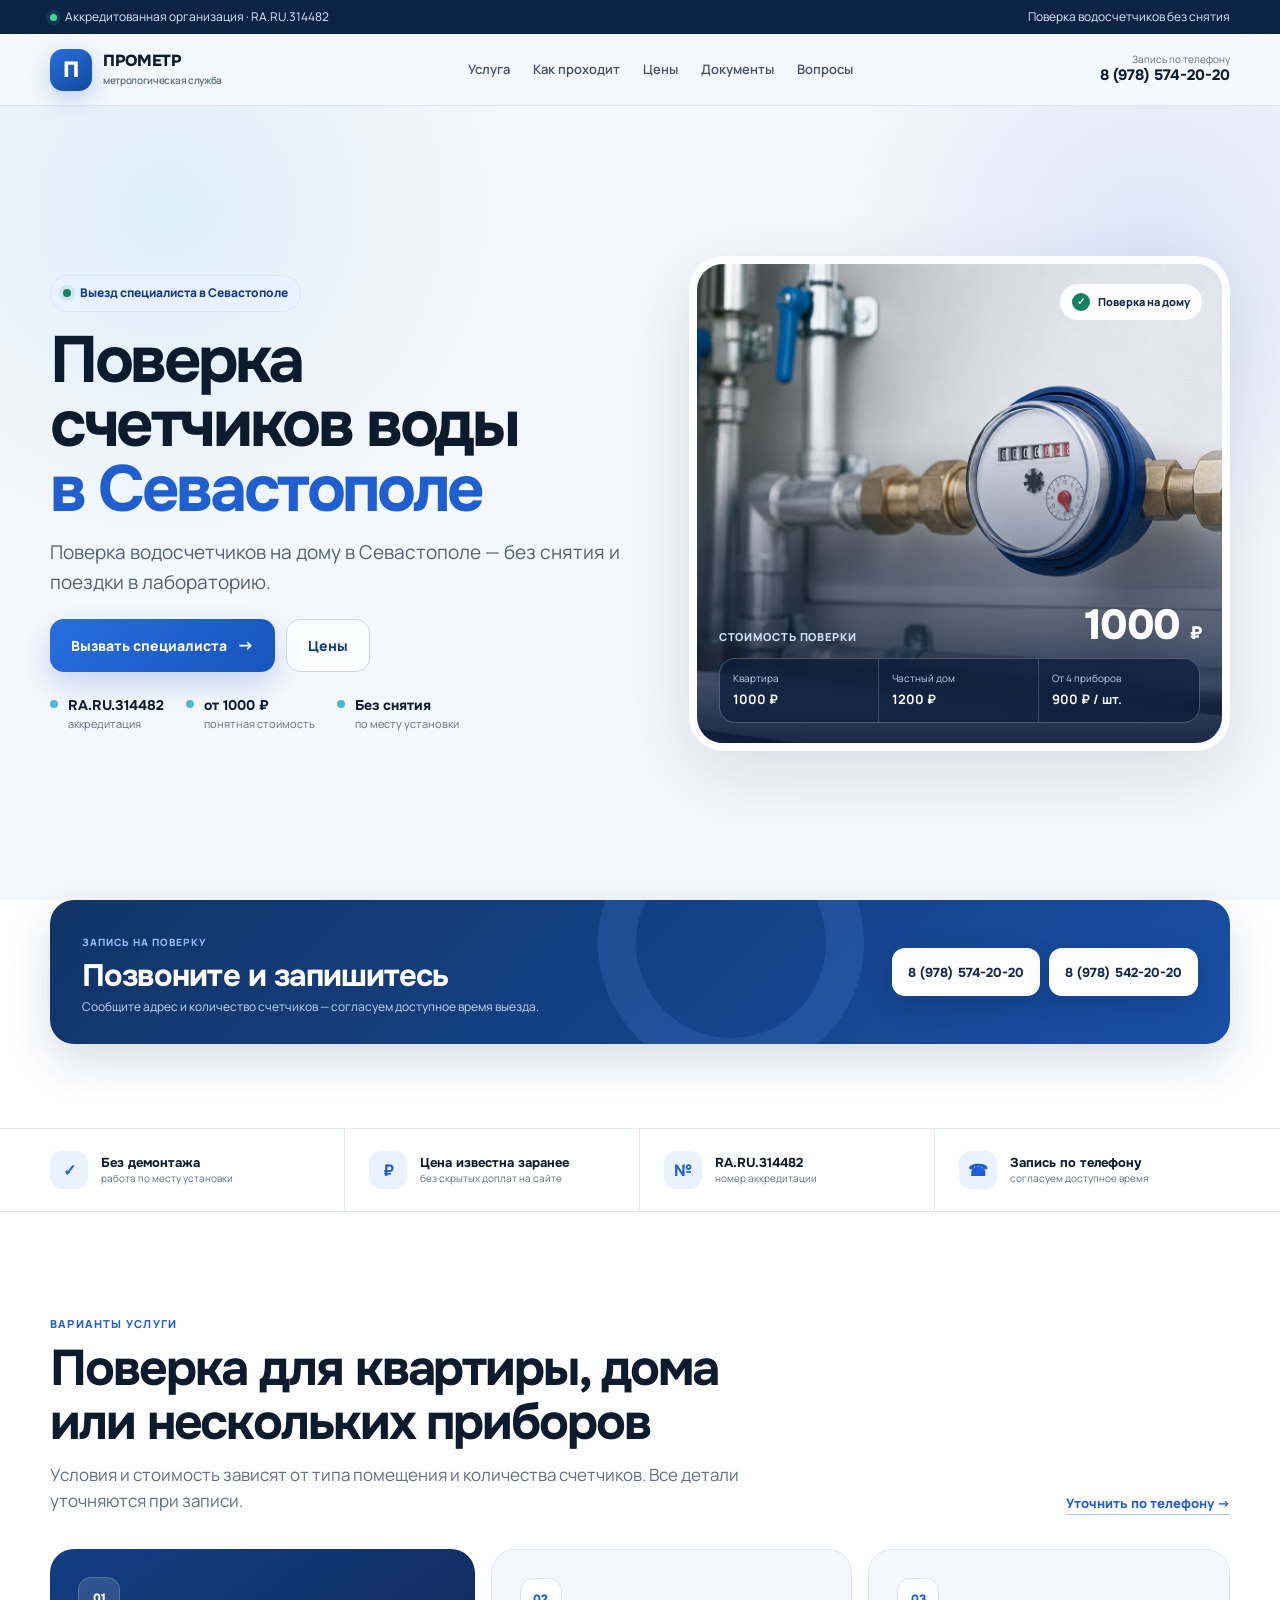
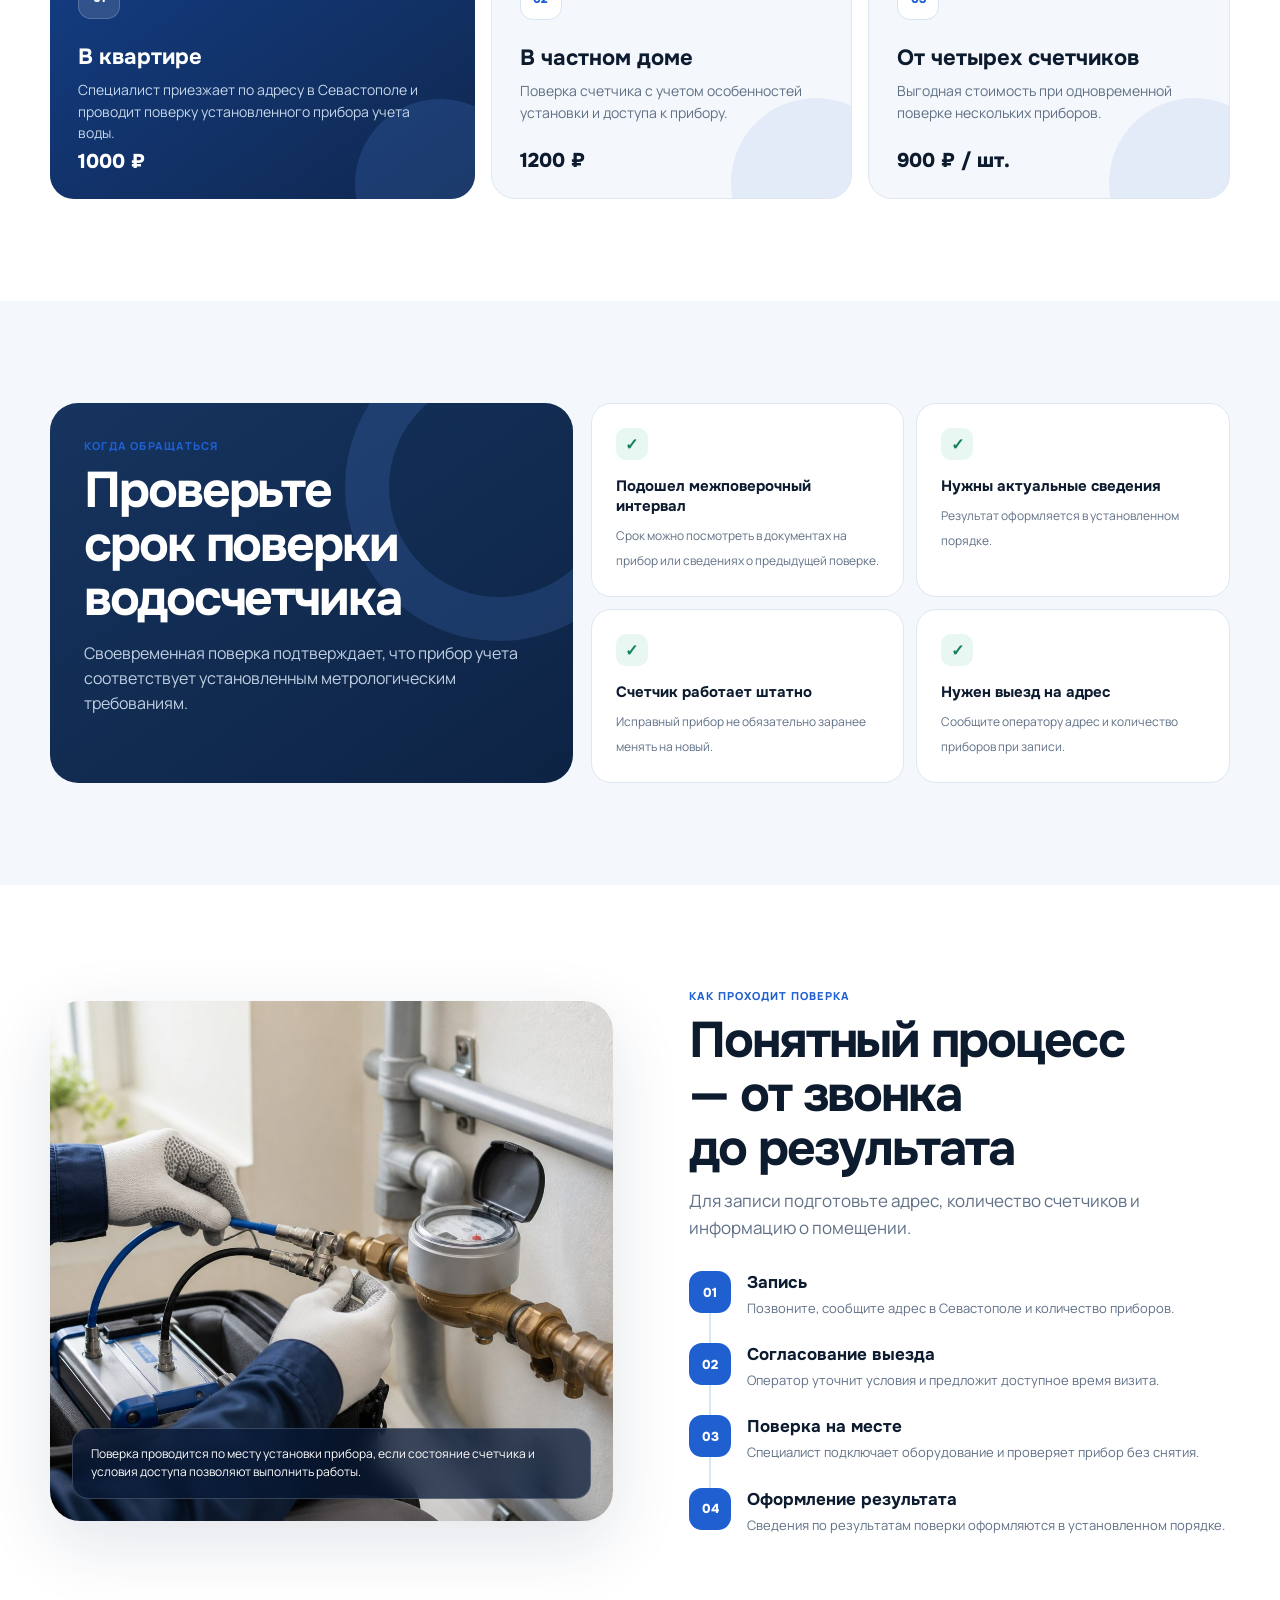
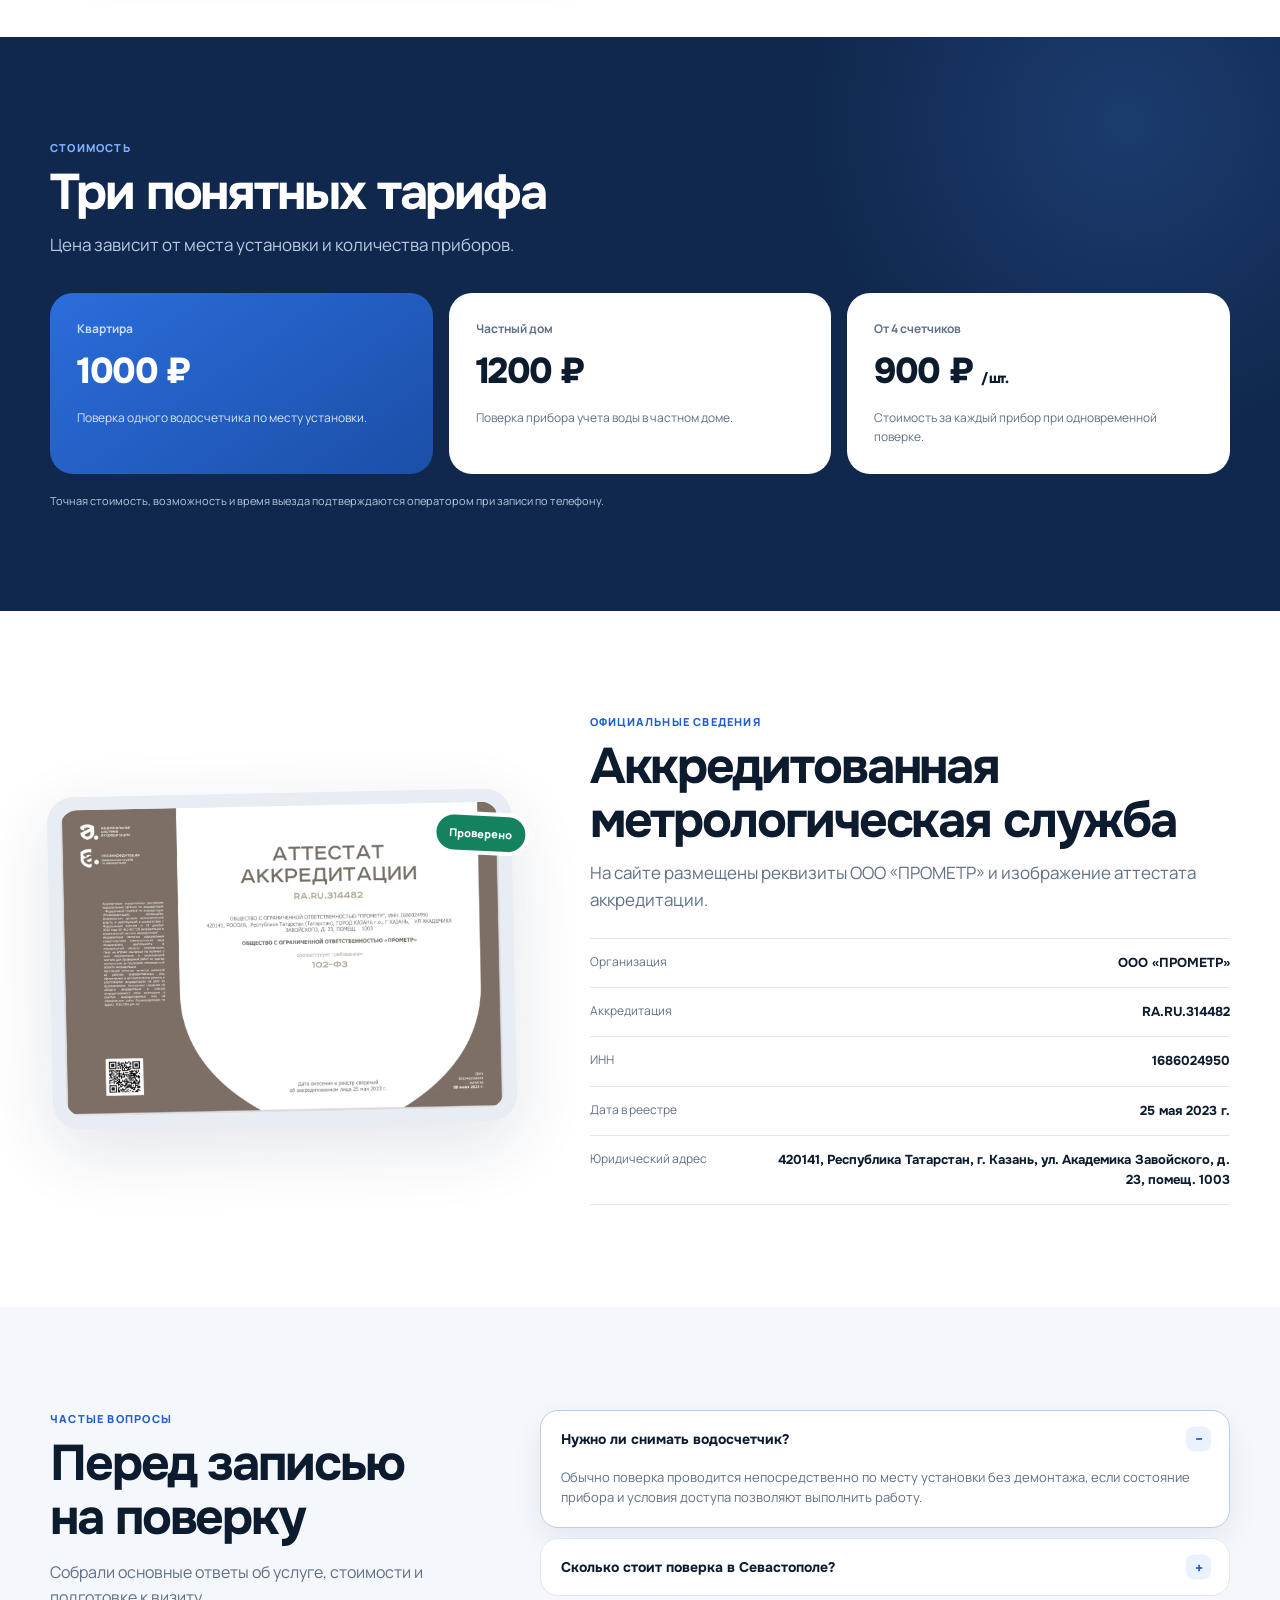
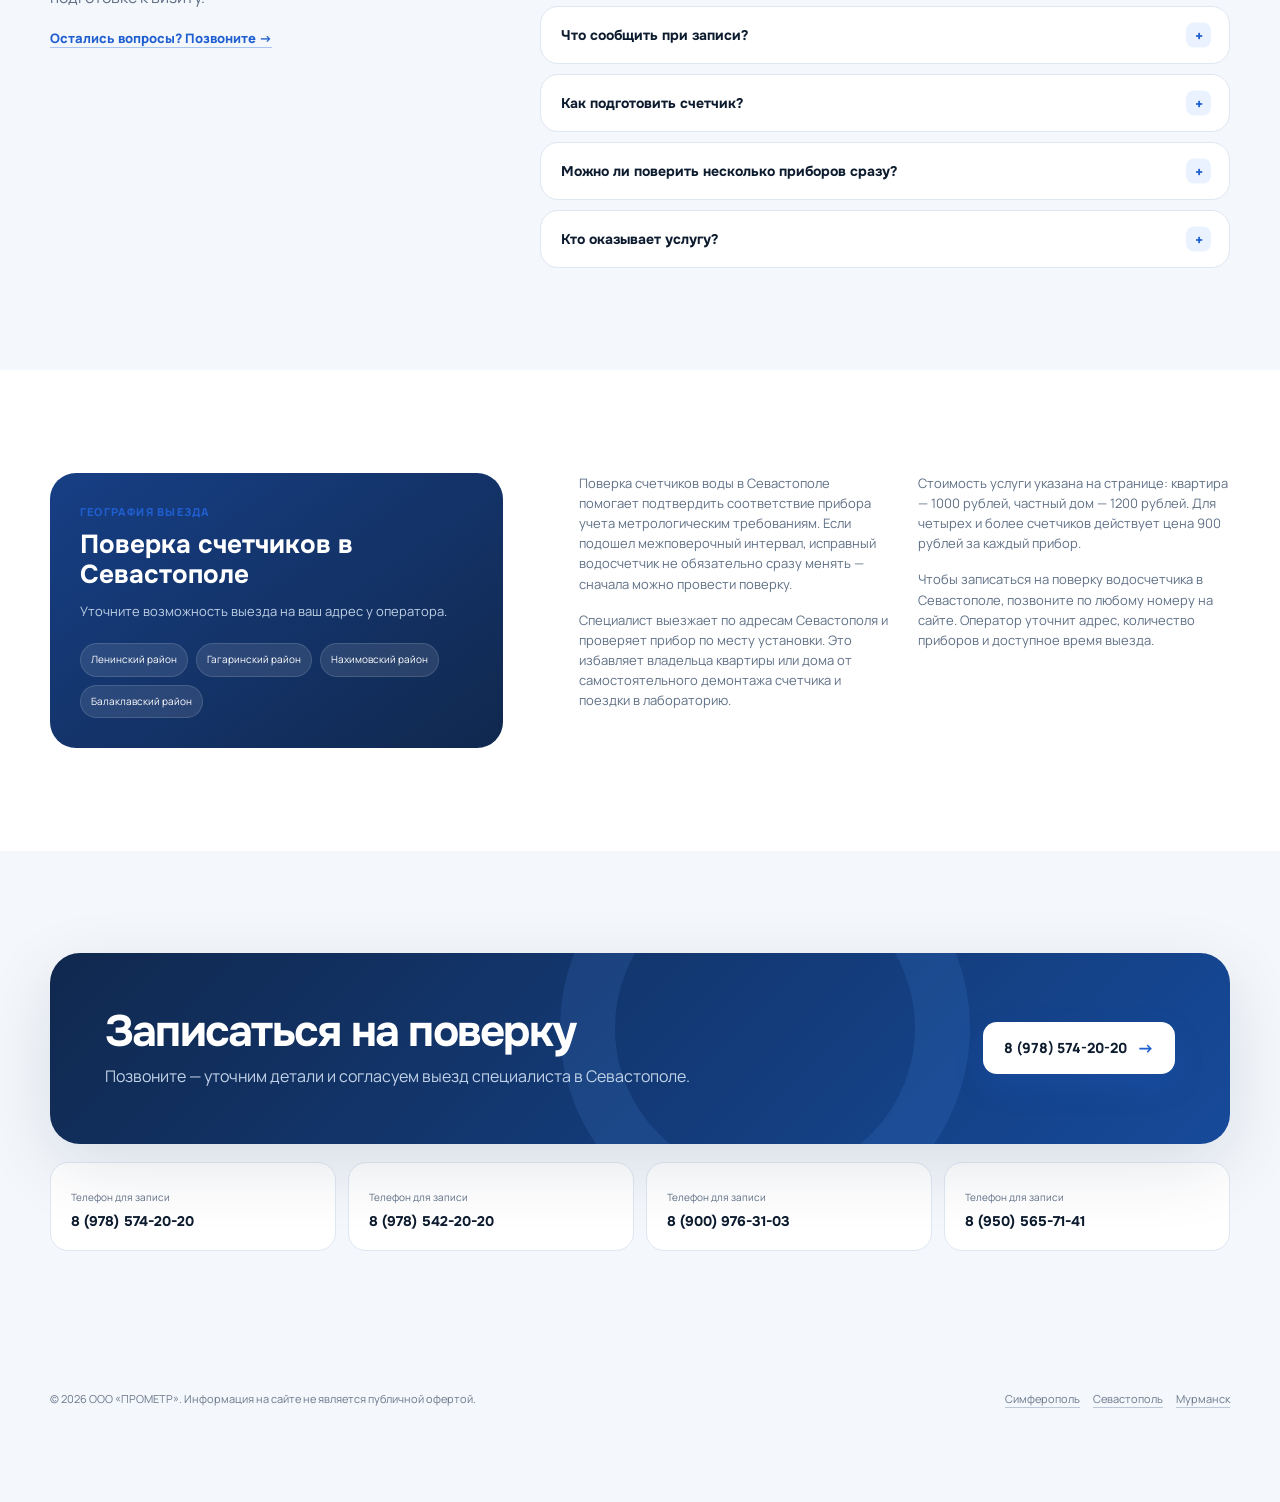
<file: sevastopol/index.html>
<!doctype html>
<html lang="ru">
<head>
  <meta charset="utf-8">
  <meta name="viewport" content="width=device-width,initial-scale=1,viewport-fit=cover">
  <title>Поверка счетчиков воды в Севастополе без снятия — от 1000 ₽</title>
  <meta name="description" content="Поверка счетчиков воды в Севастополе без снятия. Выезд специалиста на дом. Квартира — 1000 ₽, частный дом — 1200 ₽, от 4 счетчиков — 900 ₽/шт. ООО «ПРОМЕТР», RA.RU.314482.">
  <meta name="robots" content="index,follow">
  <meta name="theme-color" content="#10284e">
  <link rel="icon" href="../assets/favicon.svg" type="image/svg+xml">
  <meta property="og:title" content="Поверка счетчиков воды в Севастополе без снятия">
  <meta property="og:description" content="Выезд специалиста. Стоимость поверки — от 1000 ₽. ООО «ПРОМЕТР», RA.RU.314482.">
  <meta property="og:type" content="website">
  <link rel="preload" href="../assets/water-meter-hero.jpg" as="image">
  <link rel="stylesheet" href="../assets/style-v2.css?v=6">
  <script type="application/ld+json">{"@context":"https://schema.org","@graph":[{"@type":"Organization","name":"ООО ПРОМЕТР","taxID":"1686024950","telephone":"+7 978 574-20-20"},{"@type":"Service","name":"Поверка счетчиков воды в Севастополе","provider":{"@type":"Organization","name":"ООО ПРОМЕТР"},"areaServed":{"@type":"City","name":"Севастополь"},"offers":[{"@type":"Offer","price":"1000","priceCurrency":"RUB","description":"Поверка счетчика в квартире"},{"@type":"Offer","price":"1200","priceCurrency":"RUB","description":"Поверка счетчика в частном доме"}]},{"@type":"FAQPage","mainEntity":[{"@type":"Question","name":"Нужно ли снимать счетчик для поверки?","acceptedAnswer":{"@type":"Answer","text":"Поверка обычно проводится по месту установки без демонтажа прибора учета, если его состояние и условия позволяют выполнить работы на месте."}},{"@type":"Question","name":"Сколько стоит поверка в Севастополе?","acceptedAnswer":{"@type":"Answer","text":"Стоимость поверки в квартире — 1000 рублей, в частном доме — 1200 рублей. При поверке от четырех счетчиков — 900 рублей за каждый."}},{"@type":"Question","name":"Как записаться на поверку?","acceptedAnswer":{"@type":"Answer","text":"Позвоните по номеру на сайте, сообщите адрес, тип помещения и количество счетчиков. Оператор согласует доступное время выезда."}}]}]}</script>
</head>
<body>
  <div class="top"><div class="wrap"><span class="top-status">Аккредитованная организация · RA.RU.314482</span><span>Поверка водосчетчиков без снятия</span></div></div>
  <header class="header">
    <div class="wrap header-in">
      <a class="brand" href="../" aria-label="ПРОМЕТР — на главную"><span class="logo">П</span><span class="brand-name">ПРОМЕТР<small>метрологическая служба</small></span></a>
      <nav class="nav" aria-label="Основная навигация"><a href="#services">Услуга</a><a href="#how">Как проходит</a><a href="#prices">Цены</a><a href="#accreditation">Документы</a><a href="#faq">Вопросы</a></nav>
      <div class="header-contact"><a class="header-phone" href="tel:+79785742020"><span>Запись по телефону</span><b>8 (978) 574-20-20</b></a><button class="menu-btn" type="button" aria-label="Открыть меню" aria-expanded="false"><i></i></button></div>
    </div>
  </header>

  <main>
    <section class="hero">
      <div class="wrap hero-grid">
        <div class="hero-copy">
          <div class="badge"><span class="dot"></span>Выезд специалиста в Севастополе</div>
          <h1>Поверка счетчиков воды <span>в Севастополе</span></h1>
          <p class="lead">Поверка водосчетчиков на дому в Севастополе — без снятия и поездки в лабораторию.</p>
          <div class="actions"><a class="btn" href="tel:+79785742020">Вызвать специалиста</a><a class="btn ghost" href="#prices">Цены</a></div>
          <div class="hero-facts"><div class="hero-fact"><b>RA.RU.314482</b>аккредитация</div><div class="hero-fact"><b>от 1000 ₽</b>понятная стоимость</div><div class="hero-fact"><b>Без снятия</b>по месту установки</div></div>
        </div>
        <div class="hero-visual">
          <div class="visual-card">
            <img src="../assets/water-meter-hero.jpg" width="1536" height="1024" alt="Водосчетчик, установленный в квартире" fetchpriority="high">
            <div class="visual-chip">Поверка на дому</div>
            <div class="price-panel" id="prices-top">
              <div class="price-head"><span>Стоимость поверки</span><strong>1000 <small>₽</small></strong></div>
              <div class="price-grid"><div class="price-item"><span>Квартира</span><b>1000 ₽</b></div><div class="price-item"><span>Частный дом</span><b>1200 ₽</b></div><div class="price-item"><span>От 4 приборов</span><b>900 ₽ / шт.</b></div></div>
            </div>
          </div>
        </div>
      </div>
    </section>

    <section class="quick-section"><div class="wrap"><div class="quick-call"><div class="quick-copy"><span>Запись на поверку</span><h3>Позвоните и запишитесь</h3><p>Сообщите адрес и количество счетчиков — согласуем доступное время выезда.</p></div><div class="quick-phones"><a class="quick-phone" href="tel:+79785742020">8 (978) 574-20-20</a><a class="quick-phone" href="tel:+79785422020">8 (978) 542-20-20</a></div></div></div></section>

    <section class="trust-strip" aria-label="Ключевая информация"><div class="wrap trust-grid"><div class="trust-item"><span class="trust-icon">✓</span><div><b>Без демонтажа</b><span>работа по месту установки</span></div></div><div class="trust-item"><span class="trust-icon">₽</span><div><b>Цена известна заранее</b><span>без скрытых доплат на сайте</span></div></div><div class="trust-item"><span class="trust-icon">№</span><div><b>RA.RU.314482</b><span>номер аккредитации</span></div></div><div class="trust-item"><span class="trust-icon">☎</span><div><b>Запись по телефону</b><span>согласуем доступное время</span></div></div></div></section>

    <section class="section white" id="services">
      <div class="wrap">
        <div class="section-head"><div class="section-copy"><div class="eyebrow">Варианты услуги</div><h2>Поверка для квартиры, дома или нескольких приборов</h2><p class="sub">Условия и стоимость зависят от типа помещения и количества счетчиков. Все детали уточняются при записи.</p></div><a class="text-link" href="tel:+79785742020">Уточнить по телефону →</a></div>
        <div class="service-grid">
          <article class="service-card primary"><span class="card-num">01</span><h3>В квартире</h3><p>Специалист приезжает по адресу в Севастополе и проводит поверку установленного прибора учета воды.</p><div class="service-price">1000 ₽</div></article>
          <article class="service-card"><span class="card-num">02</span><h3>В частном доме</h3><p>Поверка счетчика с учетом особенностей установки и доступа к прибору.</p><div class="service-price">1200 ₽</div></article>
          <article class="service-card"><span class="card-num">03</span><h3>От четырех счетчиков</h3><p>Выгодная стоимость при одновременной поверке нескольких приборов.</p><div class="service-price">900 ₽ / шт.</div></article>
        </div>
      </div>
    </section>

    <section class="section">
      <div class="wrap need-grid">
        <div class="need-intro"><div class="eyebrow">Когда обращаться</div><h2>Проверьте срок поверки водосчетчика</h2><p>Своевременная поверка подтверждает, что прибор учета соответствует установленным метрологическим требованиям.</p></div>
        <div class="check-list"><div class="check-item"><i>✓</i><b>Подошел межповерочный интервал</b><span>Срок можно посмотреть в документах на прибор или сведениях о предыдущей поверке.</span></div><div class="check-item"><i>✓</i><b>Нужны актуальные сведения</b><span>Результат оформляется в установленном порядке.</span></div><div class="check-item"><i>✓</i><b>Счетчик работает штатно</b><span>Исправный прибор не обязательно заранее менять на новый.</span></div><div class="check-item"><i>✓</i><b>Нужен выезд на адрес</b><span>Сообщите оператору адрес и количество приборов при записи.</span></div></div>
      </div>
    </section>

    <section class="section white" id="how">
      <div class="wrap process-grid">
        <div class="process-photo"><img src="../assets/meter-verification.jpg" width="1536" height="1024" alt="Специалист проводит поверку водосчетчика на месте" loading="lazy"><div class="photo-caption">Поверка проводится по месту установки прибора, если состояние счетчика и условия доступа позволяют выполнить работы.</div></div>
        <div><div class="eyebrow">Как проходит поверка</div><h2>Понятный процесс — от звонка до результата</h2><p class="sub">Для записи подготовьте адрес, количество счетчиков и информацию о помещении.</p><div class="timeline"><div class="timeline-item"><span class="timeline-num">01</span><div><h3>Запись</h3><p>Позвоните, сообщите адрес в Севастополе и количество приборов.</p></div></div><div class="timeline-item"><span class="timeline-num">02</span><div><h3>Согласование выезда</h3><p>Оператор уточнит условия и предложит доступное время визита.</p></div></div><div class="timeline-item"><span class="timeline-num">03</span><div><h3>Поверка на месте</h3><p>Специалист подключает оборудование и проверяет прибор без снятия.</p></div></div><div class="timeline-item"><span class="timeline-num">04</span><div><h3>Оформление результата</h3><p>Сведения по результатам поверки оформляются в установленном порядке.</p></div></div></div></div>
      </div>
    </section>

    <section class="section night price-section" id="prices">
      <div class="wrap"><div class="eyebrow">Стоимость</div><h2>Три понятных тарифа</h2><p class="sub">Цена зависит от места установки и количества приборов.</p><div class="tariffs"><article class="tariff featured"><div class="tariff-label">Квартира</div><div class="tariff-price">1000 ₽</div><p>Поверка одного водосчетчика по месту установки.</p></article><article class="tariff"><div class="tariff-label">Частный дом</div><div class="tariff-price">1200 ₽</div><p>Поверка прибора учета воды в частном доме.</p></article><article class="tariff"><div class="tariff-label">От 4 счетчиков</div><div class="tariff-price">900 ₽ <small>/ шт.</small></div><p>Стоимость за каждый прибор при одновременной поверке.</p></article></div><p class="price-note">Точная стоимость, возможность и время выезда подтверждаются оператором при записи по телефону.</p></div>
    </section>

    <section class="section white" id="accreditation">
      <div class="wrap accr-grid"><div class="doc-shell"><img src="../assets/accreditation.jpg" alt="Аттестат аккредитации ООО ПРОМЕТР RA.RU.314482" loading="lazy"></div><div><div class="eyebrow">Официальные сведения</div><h2>Аккредитованная метрологическая служба</h2><p class="sub">На сайте размещены реквизиты ООО «ПРОМЕТР» и изображение аттестата аккредитации.</p><div class="legal"><div class="legal-row"><span>Организация</span><b>ООО «ПРОМЕТР»</b></div><div class="legal-row"><span>Аккредитация</span><b>RA.RU.314482</b></div><div class="legal-row"><span>ИНН</span><b>1686024950</b></div><div class="legal-row"><span>Дата в реестре</span><b>25 мая 2023 г.</b></div><div class="legal-row"><span>Юридический адрес</span><b>420141, Республика Татарстан, г. Казань, ул. Академика Завойского, д. 23, помещ. 1003</b></div></div></div></div>
    </section>

    <section class="section" id="faq">
      <div class="wrap faq-layout"><div class="faq-note"><div class="eyebrow">Частые вопросы</div><h2>Перед записью на поверку</h2><p>Собрали основные ответы об услуге, стоимости и подготовке к визиту.</p><a class="text-link" href="tel:+79785742020">Остались вопросы? Позвоните →</a></div><div class="faq"><details open><summary>Нужно ли снимать водосчетчик?</summary><p>Обычно поверка проводится непосредственно по месту установки без демонтажа, если состояние прибора и условия доступа позволяют выполнить работу.</p></details><details><summary>Сколько стоит поверка в Севастополе?</summary><p>В квартире — 1000 ₽, в частном доме — 1200 ₽. При одновременной поверке от четырех счетчиков — 900 ₽ за каждый.</p></details><details><summary>Что сообщить при записи?</summary><p>Назовите адрес, тип помещения, количество счетчиков и удобный период для визита.</p></details><details><summary>Как подготовить счетчик?</summary><p>Обеспечьте свободный доступ к прибору и соединениям. Дополнительные условия оператор уточнит по телефону.</p></details><details><summary>Можно ли поверить несколько приборов сразу?</summary><p>Да. При поверке четырех и более счетчиков действует стоимость 900 ₽ за каждый прибор.</p></details><details><summary>Кто оказывает услугу?</summary><p>На сайте указаны сведения ООО «ПРОМЕТР»: ИНН 1686024950, номер аккредитации RA.RU.314482.</p></details></div></div>
    </section>

    <section class="section white">
      <div class="wrap local-grid"><div class="local-panel"><div class="eyebrow">География выезда</div><h3>Поверка счетчиков в Севастополе</h3><p>Уточните возможность выезда на ваш адрес у оператора.</p><div class="local-tags"><span>Ленинский район</span><span>Гагаринский район</span><span>Нахимовский район</span><span>Балаклавский район</span></div></div><div class="seo-copy"><p>Поверка счетчиков воды в Севастополе помогает подтвердить соответствие прибора учета метрологическим требованиям. Если подошел межповерочный интервал, исправный водосчетчик не обязательно сразу менять — сначала можно провести поверку.</p><p>Специалист выезжает по адресам Севастополя и проверяет прибор по месту установки. Это избавляет владельца квартиры или дома от самостоятельного демонтажа счетчика и поездки в лабораторию.</p><p>Стоимость услуги указана на странице: квартира — 1000 рублей, частный дом — 1200 рублей. Для четырех и более счетчиков действует цена 900 рублей за каждый прибор.</p><p>Чтобы записаться на поверку водосчетчика в Севастополе, позвоните по любому номеру на сайте. Оператор уточнит адрес, количество приборов и доступное время выезда.</p></div></div>
    </section>

    <section class="section" id="contacts"><div class="wrap"><div class="cta"><div><h2>Записаться на поверку</h2><p>Позвоните — уточним детали и согласуем выезд специалиста в Севастополе.</p></div><a class="btn white" href="tel:+79785742020">8 (978) 574-20-20</a></div><div class="contact-grid"><div class="contact-card"><span>Телефон для записи</span><a href="tel:+79785742020">8 (978) 574-20-20</a></div><div class="contact-card"><span>Телефон для записи</span><a href="tel:+79785422020">8 (978) 542-20-20</a></div><div class="contact-card"><span>Телефон для записи</span><a href="tel:+79009763103">8 (900) 976-31-03</a></div><div class="contact-card"><span>Телефон для записи</span><a href="tel:+79505657141">8 (950) 565-71-41</a></div></div></div></section>
  </main>

  <footer class="footer"><div class="wrap footer-grid"><div>© <span data-year></span> ООО «ПРОМЕТР». Информация на сайте не является публичной офертой.</div><div class="cities"><a href="../simferopol/">Симферополь</a><a href="../sevastopol/">Севастополь</a><a href="../murmansk/">Мурманск</a></div></div></footer>
  <div class="mobile-call"><a class="btn" href="tel:+79785742020">Позвонить · 8 (978) 574-20-20</a></div>
  <script src="../assets/main-v2.js?v=2"></script>
</body>
</html>
</file>
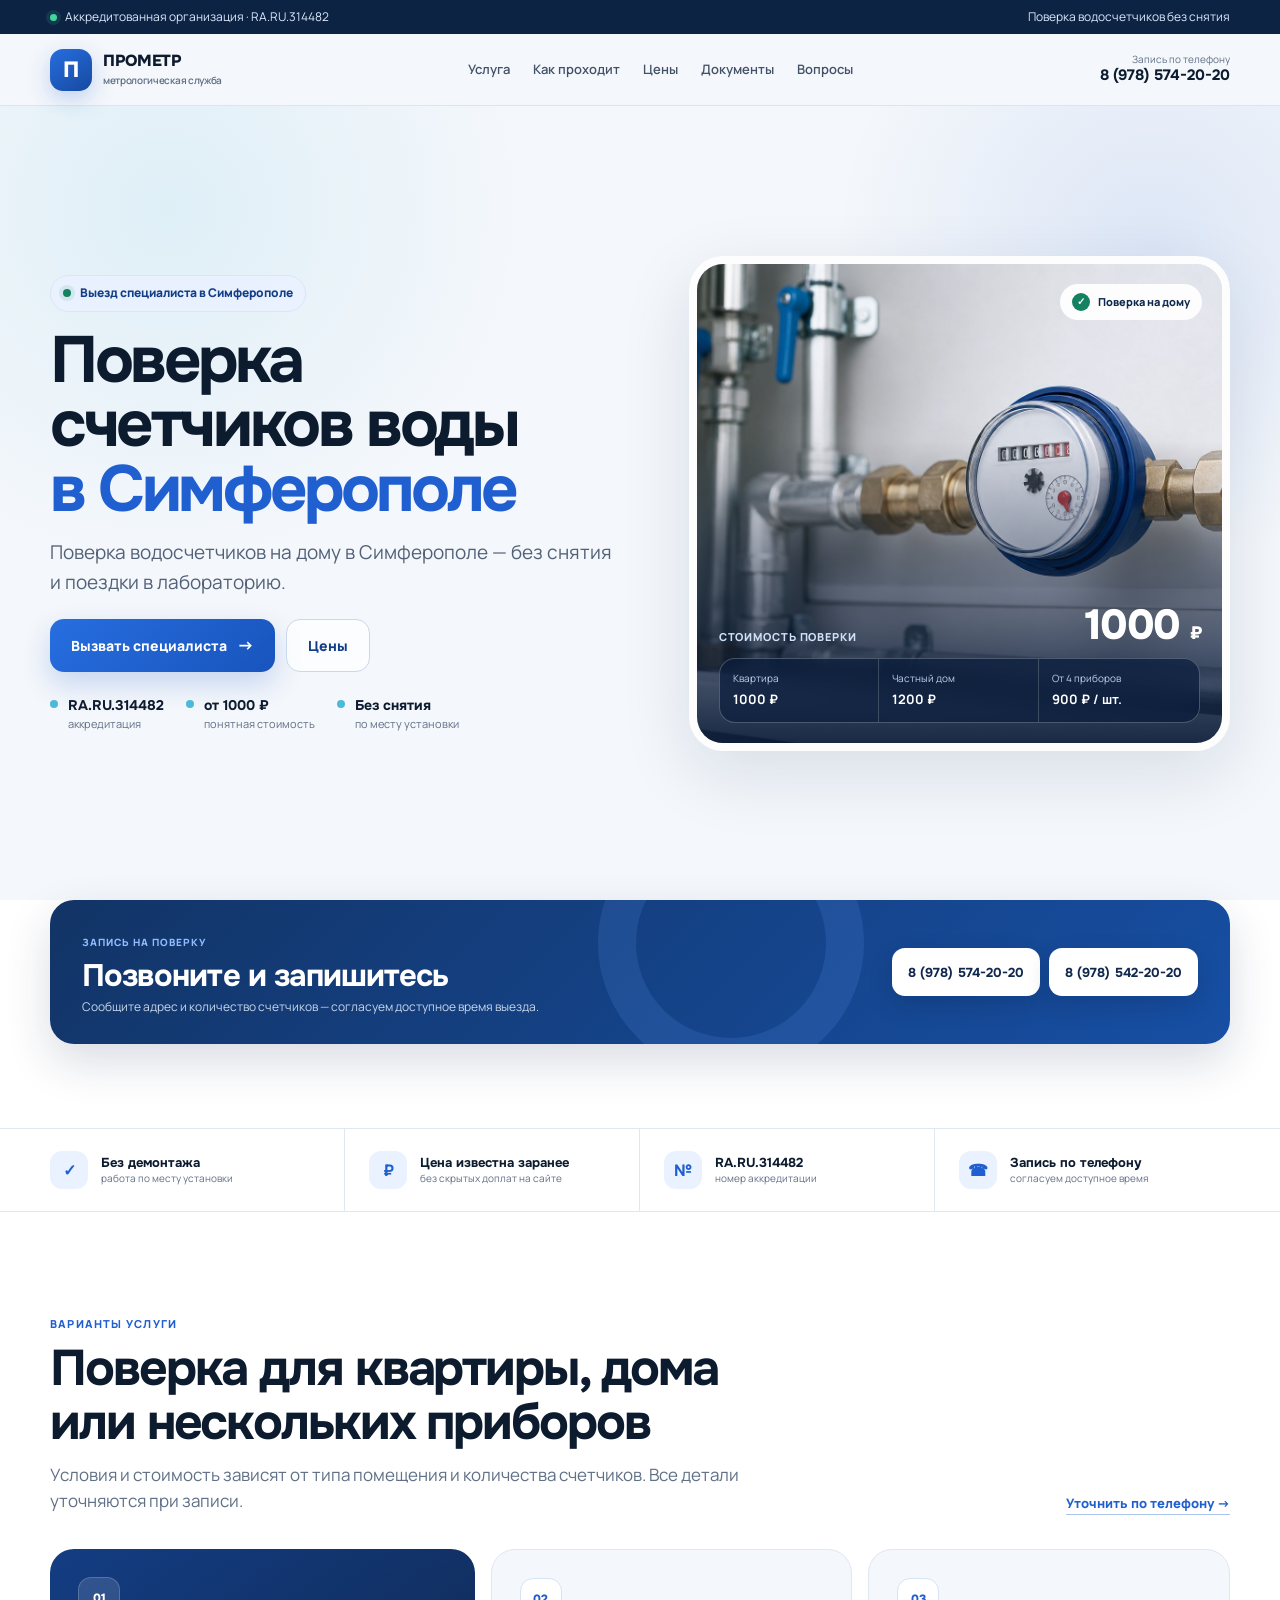
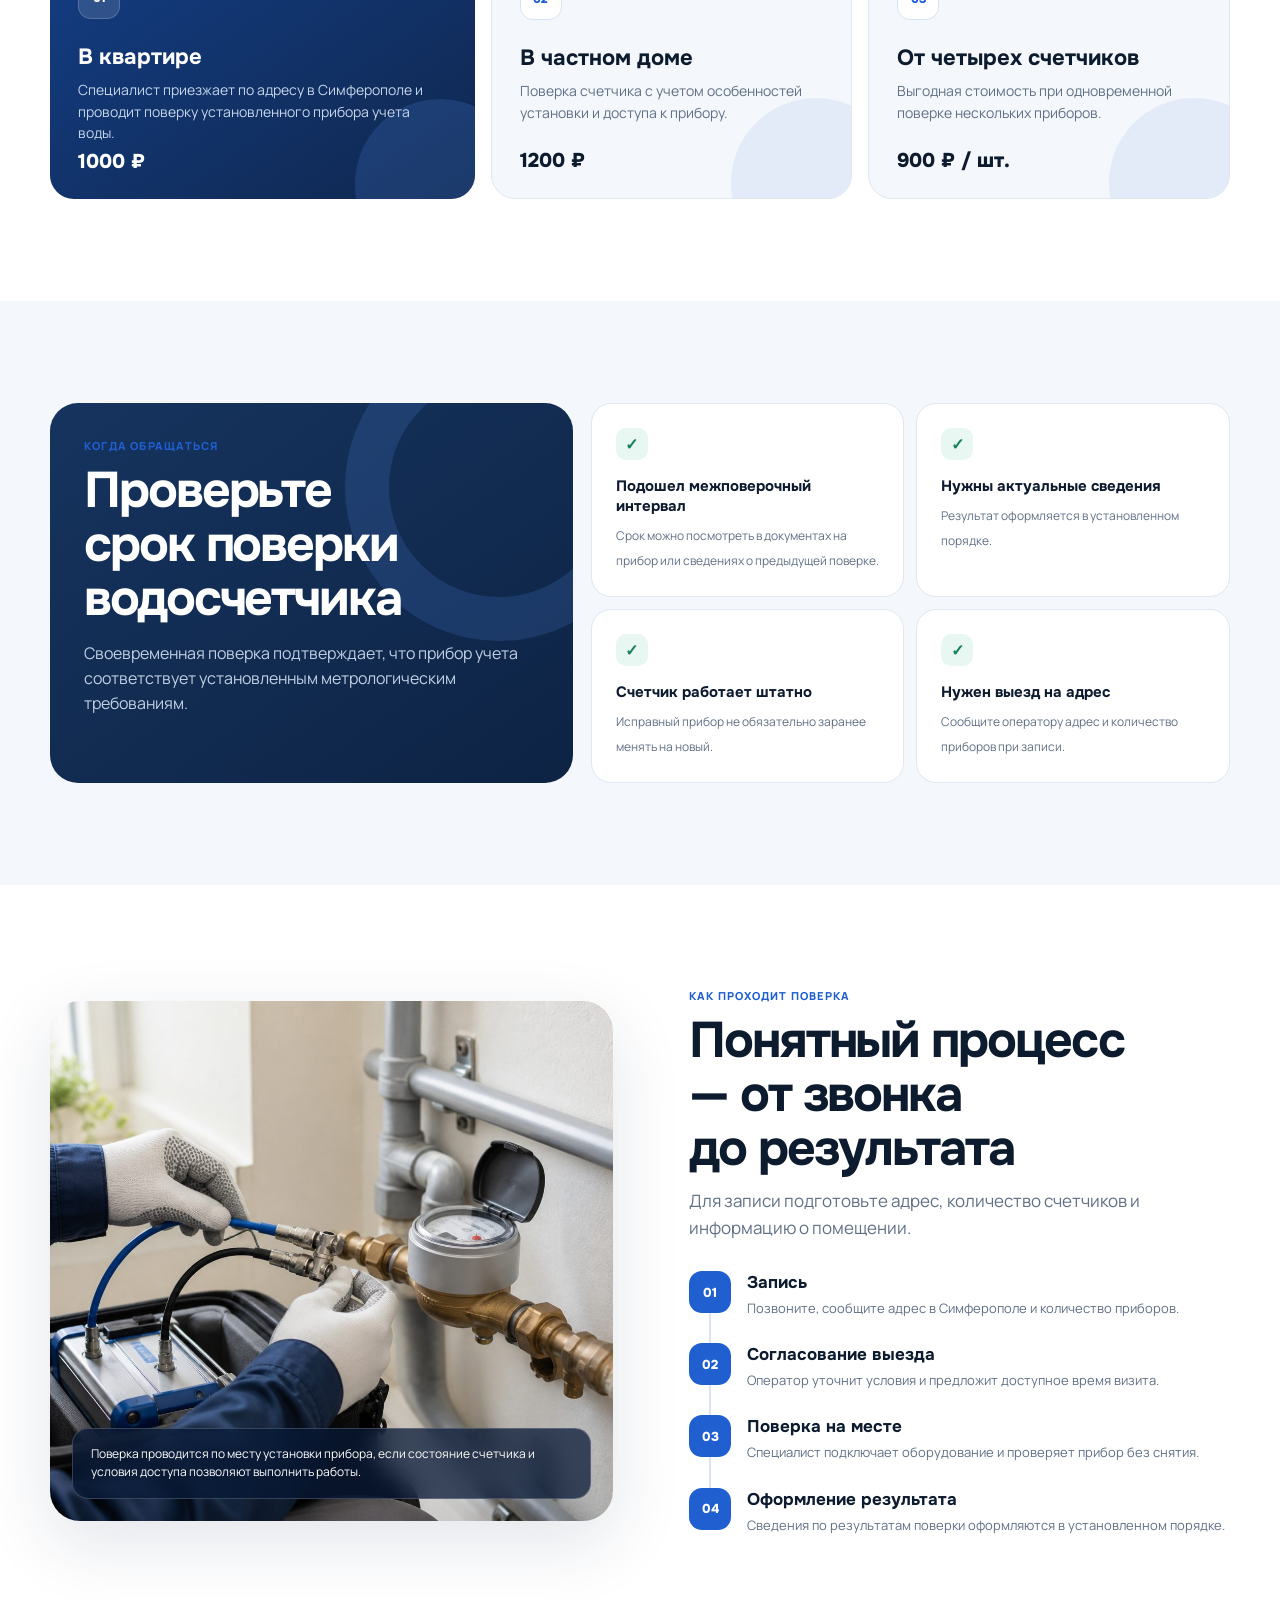
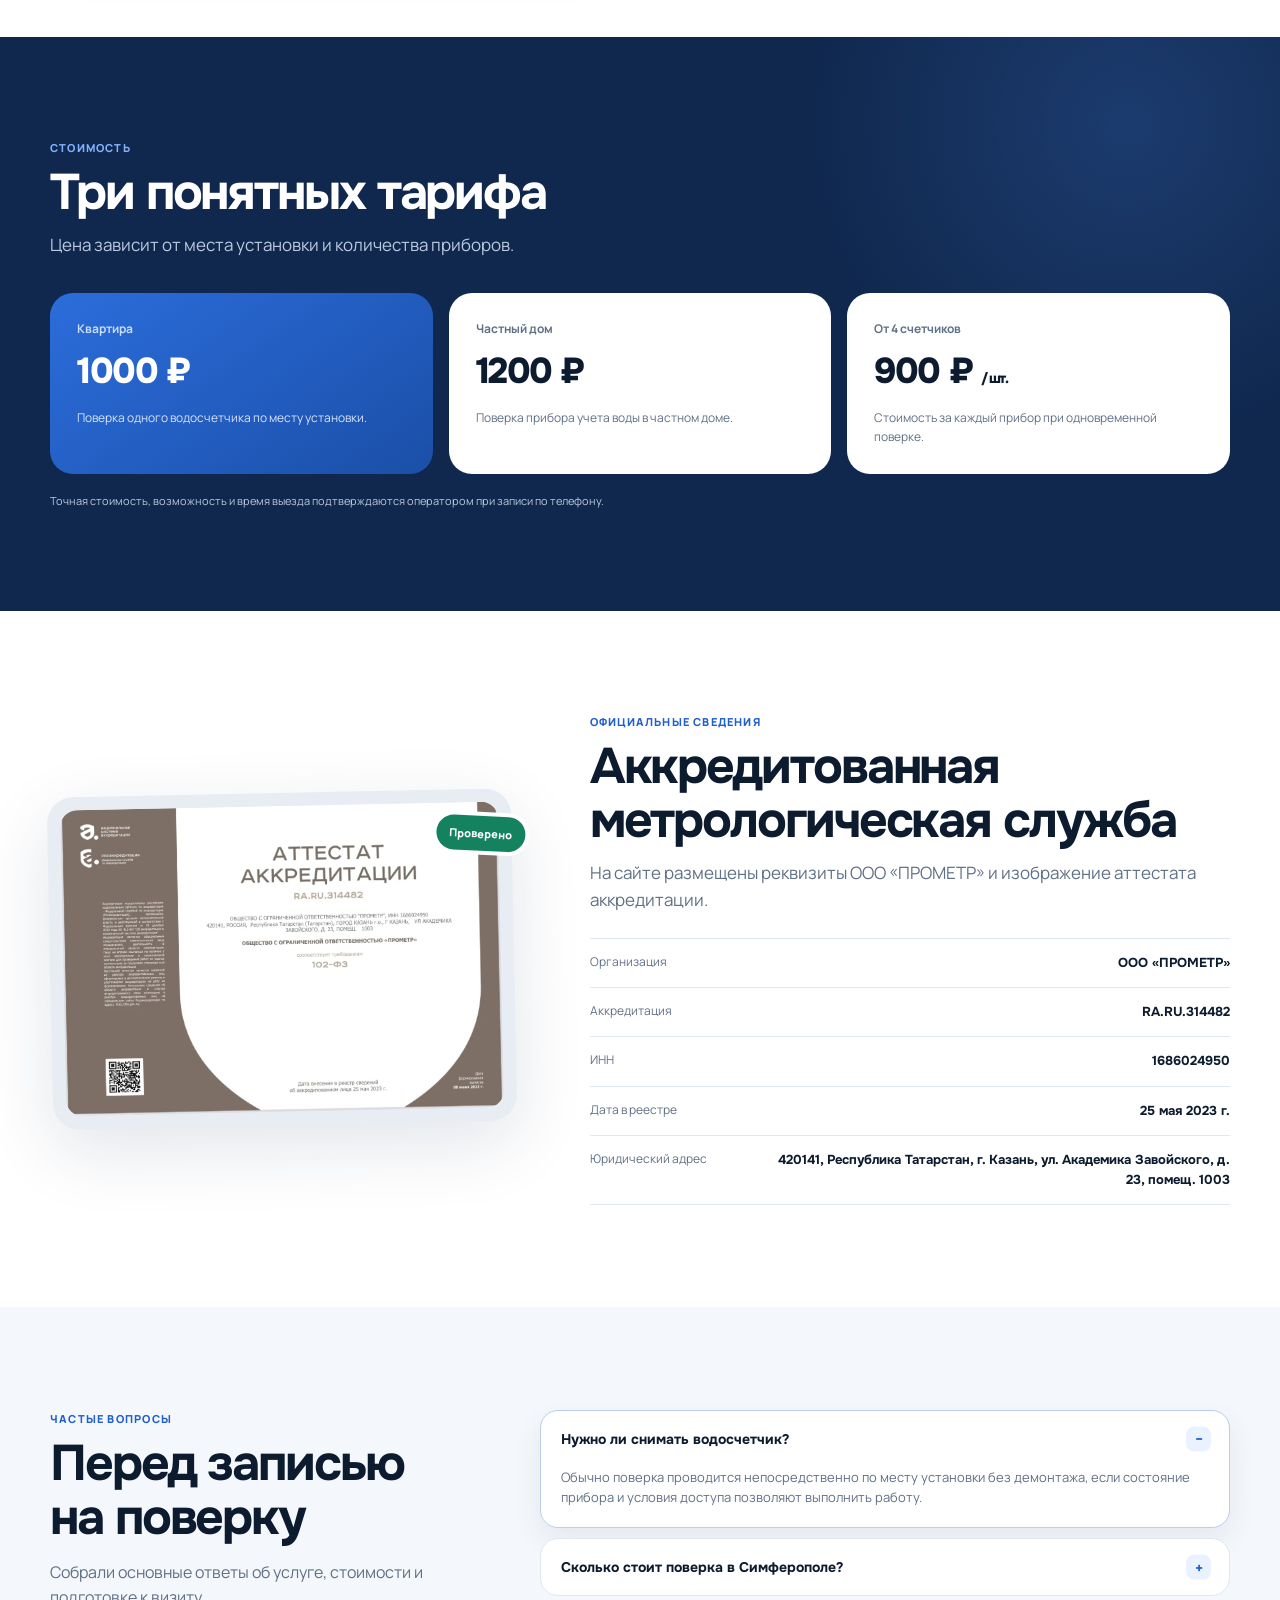
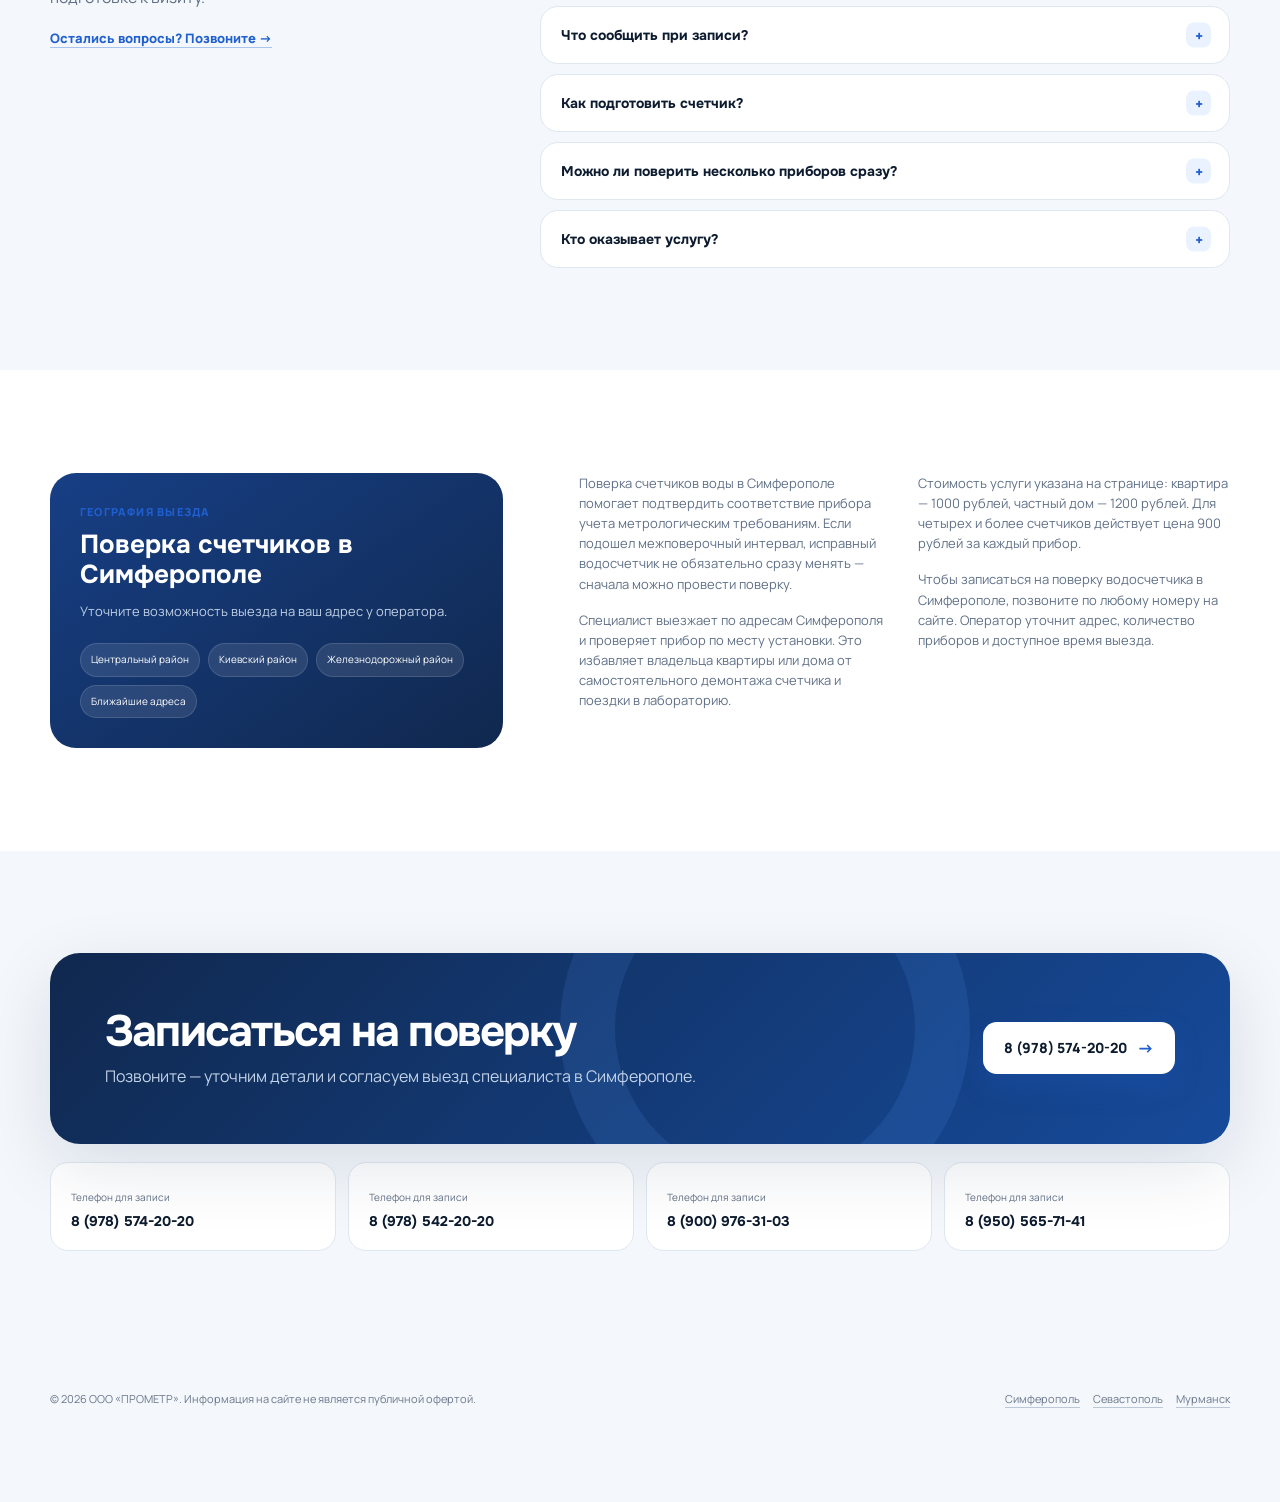
<file: simferopol/index.html>
<!doctype html>
<html lang="ru">
<head>
  <meta charset="utf-8">
  <meta name="viewport" content="width=device-width,initial-scale=1,viewport-fit=cover">
  <title>Поверка счетчиков воды в Симферополе без снятия — от 1000 ₽</title>
  <meta name="description" content="Поверка счетчиков воды в Симферополе без снятия. Выезд специалиста на дом. Квартира — 1000 ₽, частный дом — 1200 ₽, от 4 счетчиков — 900 ₽/шт. ООО «ПРОМЕТР», RA.RU.314482.">
  <meta name="robots" content="index,follow">
  <meta name="theme-color" content="#10284e">
  <link rel="icon" href="../assets/favicon.svg" type="image/svg+xml">
  <meta property="og:title" content="Поверка счетчиков воды в Симферополе без снятия">
  <meta property="og:description" content="Выезд специалиста. Стоимость поверки — от 1000 ₽. ООО «ПРОМЕТР», RA.RU.314482.">
  <meta property="og:type" content="website">
  <link rel="preload" href="../assets/water-meter-hero.jpg" as="image">
  <link rel="stylesheet" href="../assets/style-v2.css?v=6">
  <script type="application/ld+json">{"@context":"https://schema.org","@graph":[{"@type":"Organization","name":"ООО ПРОМЕТР","taxID":"1686024950","telephone":"+7 978 574-20-20"},{"@type":"Service","name":"Поверка счетчиков воды в Симферополе","provider":{"@type":"Organization","name":"ООО ПРОМЕТР"},"areaServed":{"@type":"City","name":"Симферополь"},"offers":[{"@type":"Offer","price":"1000","priceCurrency":"RUB","description":"Поверка счетчика в квартире"},{"@type":"Offer","price":"1200","priceCurrency":"RUB","description":"Поверка счетчика в частном доме"}]},{"@type":"FAQPage","mainEntity":[{"@type":"Question","name":"Нужно ли снимать счетчик для поверки?","acceptedAnswer":{"@type":"Answer","text":"Поверка обычно проводится по месту установки без демонтажа прибора учета, если его состояние и условия позволяют выполнить работы на месте."}},{"@type":"Question","name":"Сколько стоит поверка в Симферополе?","acceptedAnswer":{"@type":"Answer","text":"Стоимость поверки в квартире — 1000 рублей, в частном доме — 1200 рублей. При поверке от четырех счетчиков — 900 рублей за каждый."}},{"@type":"Question","name":"Как записаться на поверку?","acceptedAnswer":{"@type":"Answer","text":"Позвоните по номеру на сайте, сообщите адрес, тип помещения и количество счетчиков. Оператор согласует доступное время выезда."}}]}]}</script>
</head>
<body>
  <div class="top"><div class="wrap"><span class="top-status">Аккредитованная организация · RA.RU.314482</span><span>Поверка водосчетчиков без снятия</span></div></div>
  <header class="header">
    <div class="wrap header-in">
      <a class="brand" href="../" aria-label="ПРОМЕТР — на главную"><span class="logo">П</span><span class="brand-name">ПРОМЕТР<small>метрологическая служба</small></span></a>
      <nav class="nav" aria-label="Основная навигация"><a href="#services">Услуга</a><a href="#how">Как проходит</a><a href="#prices">Цены</a><a href="#accreditation">Документы</a><a href="#faq">Вопросы</a></nav>
      <div class="header-contact"><a class="header-phone" href="tel:+79785742020"><span>Запись по телефону</span><b>8 (978) 574-20-20</b></a><button class="menu-btn" type="button" aria-label="Открыть меню" aria-expanded="false"><i></i></button></div>
    </div>
  </header>

  <main>
    <section class="hero">
      <div class="wrap hero-grid">
        <div class="hero-copy">
          <div class="badge"><span class="dot"></span>Выезд специалиста в Симферополе</div>
          <h1>Поверка счетчиков воды <span>в Симферополе</span></h1>
          <p class="lead">Поверка водосчетчиков на дому в Симферополе — без снятия и поездки в лабораторию.</p>
          <div class="actions"><a class="btn" href="tel:+79785742020">Вызвать специалиста</a><a class="btn ghost" href="#prices">Цены</a></div>
          <div class="hero-facts"><div class="hero-fact"><b>RA.RU.314482</b>аккредитация</div><div class="hero-fact"><b>от 1000 ₽</b>понятная стоимость</div><div class="hero-fact"><b>Без снятия</b>по месту установки</div></div>
        </div>
        <div class="hero-visual">
          <div class="visual-card">
            <img src="../assets/water-meter-hero.jpg" width="1536" height="1024" alt="Водосчетчик, установленный в квартире" fetchpriority="high">
            <div class="visual-chip">Поверка на дому</div>
            <div class="price-panel" id="prices-top">
              <div class="price-head"><span>Стоимость поверки</span><strong>1000 <small>₽</small></strong></div>
              <div class="price-grid"><div class="price-item"><span>Квартира</span><b>1000 ₽</b></div><div class="price-item"><span>Частный дом</span><b>1200 ₽</b></div><div class="price-item"><span>От 4 приборов</span><b>900 ₽ / шт.</b></div></div>
            </div>
          </div>
        </div>
      </div>
    </section>

    <section class="quick-section"><div class="wrap"><div class="quick-call"><div class="quick-copy"><span>Запись на поверку</span><h3>Позвоните и запишитесь</h3><p>Сообщите адрес и количество счетчиков — согласуем доступное время выезда.</p></div><div class="quick-phones"><a class="quick-phone" href="tel:+79785742020">8 (978) 574-20-20</a><a class="quick-phone" href="tel:+79785422020">8 (978) 542-20-20</a></div></div></div></section>

    <section class="trust-strip" aria-label="Ключевая информация"><div class="wrap trust-grid"><div class="trust-item"><span class="trust-icon">✓</span><div><b>Без демонтажа</b><span>работа по месту установки</span></div></div><div class="trust-item"><span class="trust-icon">₽</span><div><b>Цена известна заранее</b><span>без скрытых доплат на сайте</span></div></div><div class="trust-item"><span class="trust-icon">№</span><div><b>RA.RU.314482</b><span>номер аккредитации</span></div></div><div class="trust-item"><span class="trust-icon">☎</span><div><b>Запись по телефону</b><span>согласуем доступное время</span></div></div></div></section>

    <section class="section white" id="services">
      <div class="wrap">
        <div class="section-head"><div class="section-copy"><div class="eyebrow">Варианты услуги</div><h2>Поверка для квартиры, дома или нескольких приборов</h2><p class="sub">Условия и стоимость зависят от типа помещения и количества счетчиков. Все детали уточняются при записи.</p></div><a class="text-link" href="tel:+79785742020">Уточнить по телефону →</a></div>
        <div class="service-grid">
          <article class="service-card primary"><span class="card-num">01</span><h3>В квартире</h3><p>Специалист приезжает по адресу в Симферополе и проводит поверку установленного прибора учета воды.</p><div class="service-price">1000 ₽</div></article>
          <article class="service-card"><span class="card-num">02</span><h3>В частном доме</h3><p>Поверка счетчика с учетом особенностей установки и доступа к прибору.</p><div class="service-price">1200 ₽</div></article>
          <article class="service-card"><span class="card-num">03</span><h3>От четырех счетчиков</h3><p>Выгодная стоимость при одновременной поверке нескольких приборов.</p><div class="service-price">900 ₽ / шт.</div></article>
        </div>
      </div>
    </section>

    <section class="section">
      <div class="wrap need-grid">
        <div class="need-intro"><div class="eyebrow">Когда обращаться</div><h2>Проверьте срок поверки водосчетчика</h2><p>Своевременная поверка подтверждает, что прибор учета соответствует установленным метрологическим требованиям.</p></div>
        <div class="check-list"><div class="check-item"><i>✓</i><b>Подошел межповерочный интервал</b><span>Срок можно посмотреть в документах на прибор или сведениях о предыдущей поверке.</span></div><div class="check-item"><i>✓</i><b>Нужны актуальные сведения</b><span>Результат оформляется в установленном порядке.</span></div><div class="check-item"><i>✓</i><b>Счетчик работает штатно</b><span>Исправный прибор не обязательно заранее менять на новый.</span></div><div class="check-item"><i>✓</i><b>Нужен выезд на адрес</b><span>Сообщите оператору адрес и количество приборов при записи.</span></div></div>
      </div>
    </section>

    <section class="section white" id="how">
      <div class="wrap process-grid">
        <div class="process-photo"><img src="../assets/meter-verification.jpg" width="1536" height="1024" alt="Специалист проводит поверку водосчетчика на месте" loading="lazy"><div class="photo-caption">Поверка проводится по месту установки прибора, если состояние счетчика и условия доступа позволяют выполнить работы.</div></div>
        <div><div class="eyebrow">Как проходит поверка</div><h2>Понятный процесс — от звонка до результата</h2><p class="sub">Для записи подготовьте адрес, количество счетчиков и информацию о помещении.</p><div class="timeline"><div class="timeline-item"><span class="timeline-num">01</span><div><h3>Запись</h3><p>Позвоните, сообщите адрес в Симферополе и количество приборов.</p></div></div><div class="timeline-item"><span class="timeline-num">02</span><div><h3>Согласование выезда</h3><p>Оператор уточнит условия и предложит доступное время визита.</p></div></div><div class="timeline-item"><span class="timeline-num">03</span><div><h3>Поверка на месте</h3><p>Специалист подключает оборудование и проверяет прибор без снятия.</p></div></div><div class="timeline-item"><span class="timeline-num">04</span><div><h3>Оформление результата</h3><p>Сведения по результатам поверки оформляются в установленном порядке.</p></div></div></div></div>
      </div>
    </section>

    <section class="section night price-section" id="prices">
      <div class="wrap"><div class="eyebrow">Стоимость</div><h2>Три понятных тарифа</h2><p class="sub">Цена зависит от места установки и количества приборов.</p><div class="tariffs"><article class="tariff featured"><div class="tariff-label">Квартира</div><div class="tariff-price">1000 ₽</div><p>Поверка одного водосчетчика по месту установки.</p></article><article class="tariff"><div class="tariff-label">Частный дом</div><div class="tariff-price">1200 ₽</div><p>Поверка прибора учета воды в частном доме.</p></article><article class="tariff"><div class="tariff-label">От 4 счетчиков</div><div class="tariff-price">900 ₽ <small>/ шт.</small></div><p>Стоимость за каждый прибор при одновременной поверке.</p></article></div><p class="price-note">Точная стоимость, возможность и время выезда подтверждаются оператором при записи по телефону.</p></div>
    </section>

    <section class="section white" id="accreditation">
      <div class="wrap accr-grid"><div class="doc-shell"><img src="../assets/accreditation.jpg" alt="Аттестат аккредитации ООО ПРОМЕТР RA.RU.314482" loading="lazy"></div><div><div class="eyebrow">Официальные сведения</div><h2>Аккредитованная метрологическая служба</h2><p class="sub">На сайте размещены реквизиты ООО «ПРОМЕТР» и изображение аттестата аккредитации.</p><div class="legal"><div class="legal-row"><span>Организация</span><b>ООО «ПРОМЕТР»</b></div><div class="legal-row"><span>Аккредитация</span><b>RA.RU.314482</b></div><div class="legal-row"><span>ИНН</span><b>1686024950</b></div><div class="legal-row"><span>Дата в реестре</span><b>25 мая 2023 г.</b></div><div class="legal-row"><span>Юридический адрес</span><b>420141, Республика Татарстан, г. Казань, ул. Академика Завойского, д. 23, помещ. 1003</b></div></div></div></div>
    </section>

    <section class="section" id="faq">
      <div class="wrap faq-layout"><div class="faq-note"><div class="eyebrow">Частые вопросы</div><h2>Перед записью на поверку</h2><p>Собрали основные ответы об услуге, стоимости и подготовке к визиту.</p><a class="text-link" href="tel:+79785742020">Остались вопросы? Позвоните →</a></div><div class="faq"><details open><summary>Нужно ли снимать водосчетчик?</summary><p>Обычно поверка проводится непосредственно по месту установки без демонтажа, если состояние прибора и условия доступа позволяют выполнить работу.</p></details><details><summary>Сколько стоит поверка в Симферополе?</summary><p>В квартире — 1000 ₽, в частном доме — 1200 ₽. При одновременной поверке от четырех счетчиков — 900 ₽ за каждый.</p></details><details><summary>Что сообщить при записи?</summary><p>Назовите адрес, тип помещения, количество счетчиков и удобный период для визита.</p></details><details><summary>Как подготовить счетчик?</summary><p>Обеспечьте свободный доступ к прибору и соединениям. Дополнительные условия оператор уточнит по телефону.</p></details><details><summary>Можно ли поверить несколько приборов сразу?</summary><p>Да. При поверке четырех и более счетчиков действует стоимость 900 ₽ за каждый прибор.</p></details><details><summary>Кто оказывает услугу?</summary><p>На сайте указаны сведения ООО «ПРОМЕТР»: ИНН 1686024950, номер аккредитации RA.RU.314482.</p></details></div></div>
    </section>

    <section class="section white">
      <div class="wrap local-grid"><div class="local-panel"><div class="eyebrow">География выезда</div><h3>Поверка счетчиков в Симферополе</h3><p>Уточните возможность выезда на ваш адрес у оператора.</p><div class="local-tags"><span>Центральный район</span><span>Киевский район</span><span>Железнодорожный район</span><span>Ближайшие адреса</span></div></div><div class="seo-copy"><p>Поверка счетчиков воды в Симферополе помогает подтвердить соответствие прибора учета метрологическим требованиям. Если подошел межповерочный интервал, исправный водосчетчик не обязательно сразу менять — сначала можно провести поверку.</p><p>Специалист выезжает по адресам Симферополя и проверяет прибор по месту установки. Это избавляет владельца квартиры или дома от самостоятельного демонтажа счетчика и поездки в лабораторию.</p><p>Стоимость услуги указана на странице: квартира — 1000 рублей, частный дом — 1200 рублей. Для четырех и более счетчиков действует цена 900 рублей за каждый прибор.</p><p>Чтобы записаться на поверку водосчетчика в Симферополе, позвоните по любому номеру на сайте. Оператор уточнит адрес, количество приборов и доступное время выезда.</p></div></div>
    </section>

    <section class="section" id="contacts"><div class="wrap"><div class="cta"><div><h2>Записаться на поверку</h2><p>Позвоните — уточним детали и согласуем выезд специалиста в Симферополе.</p></div><a class="btn white" href="tel:+79785742020">8 (978) 574-20-20</a></div><div class="contact-grid"><div class="contact-card"><span>Телефон для записи</span><a href="tel:+79785742020">8 (978) 574-20-20</a></div><div class="contact-card"><span>Телефон для записи</span><a href="tel:+79785422020">8 (978) 542-20-20</a></div><div class="contact-card"><span>Телефон для записи</span><a href="tel:+79009763103">8 (900) 976-31-03</a></div><div class="contact-card"><span>Телефон для записи</span><a href="tel:+79505657141">8 (950) 565-71-41</a></div></div></div></section>
  </main>

  <footer class="footer"><div class="wrap footer-grid"><div>© <span data-year></span> ООО «ПРОМЕТР». Информация на сайте не является публичной офертой.</div><div class="cities"><a href="../simferopol/">Симферополь</a><a href="../sevastopol/">Севастополь</a><a href="../murmansk/">Мурманск</a></div></div></footer>
  <div class="mobile-call"><a class="btn" href="tel:+79785742020">Позвонить · 8 (978) 574-20-20</a></div>
  <script src="../assets/main-v2.js?v=2"></script>
</body>
</html>
</file>
<file: assets/style-v2.css>
@import url('https://fonts.googleapis.com/css2?family=Manrope:wght@400;500;600;700;800&family=Onest:wght@500;600;700;800&display=swap');

:root{--ink:#0d1b2f;--muted:#607086;--blue:#1f5fd0;--blue2:#123d87;--soft:#eaf2ff;--green:#14825f;--paper:#f4f7fb;--white:#fff;--line:#dfe7f1;--night:#10284e;--shadow:0 22px 70px rgba(20,44,82,.12);--max:1180px;--top:34px;--head:72px}
*{box-sizing:border-box}html{scroll-behavior:smooth;scroll-padding-top:90px;overflow-x:hidden}body{margin:0;overflow-x:hidden;color:var(--ink);background:var(--paper);font-family:"Manrope",Arial,sans-serif;line-height:1.55;-webkit-font-smoothing:antialiased}body.nav-open{overflow:hidden}a{color:inherit;text-decoration:none}img{display:block;max-width:100%}button{font:inherit}.wrap{width:min(calc(100% - 40px),var(--max));margin:auto}.sr-only{position:absolute;width:1px;height:1px;overflow:hidden;clip:rect(0,0,0,0)}
.top{height:var(--top);color:#dce8fb;background:#0d2344;font-size:12px}.top .wrap{height:100%;display:flex;align-items:center;justify-content:space-between}.top-status{display:flex;align-items:center;gap:8px}.top-status:before{content:"";width:7px;height:7px;border-radius:50%;background:#42d69e;box-shadow:0 0 0 4px rgba(66,214,158,.12)}
.header{position:sticky;top:0;z-index:50;height:var(--head);background:rgba(244,247,251,.92);border-bottom:1px solid rgba(214,224,237,.8);backdrop-filter:blur(18px);transition:.2s}.header.is-scrolled{background:rgba(255,255,255,.97);box-shadow:0 12px 32px rgba(17,38,72,.08)}.header-in{height:100%;display:flex;align-items:center;justify-content:space-between;gap:24px}.brand{display:flex;align-items:center;gap:11px}.logo{width:42px;height:42px;display:grid;place-items:center;color:#fff;background:linear-gradient(145deg,#276ee0,#16499f);border-radius:13px;box-shadow:0 8px 22px rgba(31,95,208,.25);font:800 22px "Onest"}.brand-name{font:800 16px/1.08 "Onest";letter-spacing:-.02em}.brand-name small{display:block;margin-top:3px;color:var(--muted);font:600 10px "Manrope"}.nav{display:flex;align-items:center;gap:23px;color:#425168;font-size:13px;font-weight:600}.nav a{padding:10px 0}.nav a:hover{color:var(--blue)}.header-contact{display:flex;align-items:center;gap:12px}.header-phone{display:flex;flex-direction:column;align-items:flex-end;line-height:1.18}.header-phone span{color:var(--muted);font-size:10px}.header-phone b{font:700 15px "Onest"}.menu-btn{display:none;width:42px;height:42px;border:1px solid var(--line);border-radius:12px;background:#fff}.menu-btn i,.menu-btn i:before,.menu-btn i:after{display:block;width:18px;height:2px;margin:auto;background:var(--ink);border-radius:4px;transition:.2s}.menu-btn i{position:relative}.menu-btn i:before,.menu-btn i:after{content:"";position:absolute;left:0}.menu-btn i:before{top:-6px}.menu-btn i:after{top:6px}.nav-open .menu-btn i{background:transparent}.nav-open .menu-btn i:before{top:0;transform:rotate(45deg)}.nav-open .menu-btn i:after{top:0;transform:rotate(-45deg)}
.btn{min-height:50px;display:inline-flex;align-items:center;justify-content:center;gap:10px;padding:13px 21px;color:#fff;background:linear-gradient(135deg,#276ee0,#1854bc);border:0;border-radius:14px;box-shadow:0 12px 28px rgba(31,95,208,.22);font-size:14px;font-weight:800;transition:.2s}.btn:after{content:"→";font-size:17px}.btn:hover{transform:translateY(-2px);box-shadow:0 16px 34px rgba(31,95,208,.3)}.btn.ghost{color:var(--blue2);background:rgba(255,255,255,.72);border:1px solid #c8d8ef;box-shadow:none}.btn.ghost:after{display:none}.btn.white{color:var(--ink);background:#fff}.btn.white:after{color:var(--blue)}
.hero{min-height:calc(100svh - var(--top) - var(--head));display:flex;align-items:center;padding:clamp(24px,4vh,44px) 0;overflow:clip;background:radial-gradient(circle at 13% 13%,rgba(77,185,218,.13),transparent 27%),radial-gradient(circle at 90% 18%,rgba(31,95,208,.11),transparent 24%)}.hero-grid{display:grid;grid-template-columns:minmax(0,1.03fr) minmax(420px,.97fr);align-items:center;gap:clamp(32px,5vw,68px)}.badge{display:inline-flex;align-items:center;gap:9px;padding:8px 12px;color:var(--blue2);background:rgba(234,242,255,.94);border:1px solid #d8e6fb;border-radius:999px;font-size:12px;font-weight:800}.dot{width:8px;height:8px;border-radius:50%;background:var(--green);box-shadow:0 0 0 4px rgba(20,130,95,.1)}.hero h1{max-width:720px;margin:17px 0 16px;font:700 clamp(42px,5.1vw,66px)/.99 "Onest";letter-spacing:-.052em;text-wrap:balance}.hero h1 span{color:var(--blue)}.lead{max-width:670px;margin:0 0 22px;color:#526177;font-size:clamp(16px,1.55vw,19px)}.actions{display:flex;flex-wrap:wrap;gap:11px}.hero-facts{display:flex;flex-wrap:wrap;gap:22px;margin-top:24px}.hero-fact{position:relative;padding-left:18px;color:var(--muted);font-size:11px;line-height:1.3}.hero-fact:before{content:"";position:absolute;left:0;top:4px;width:8px;height:8px;border-radius:50%;background:#4db9da}.hero-fact b{display:block;margin-bottom:3px;color:var(--ink);font:700 14px "Onest"}
.hero-visual{min-width:0}.visual-card{position:relative;height:clamp(390px,55vh,500px);min-height:390px;overflow:hidden;border:8px solid rgba(255,255,255,.94);border-radius:34px;background:#dbe6f2;box-shadow:var(--shadow)}.visual-card>img{width:100%;height:100%;object-fit:cover;object-position:58% center}.visual-card:after{content:"";position:absolute;inset:0;background:linear-gradient(to top,rgba(7,24,53,.92),rgba(7,24,53,.46) 35%,transparent 63%)}.visual-chip{position:absolute;z-index:3;top:20px;right:20px;display:flex;align-items:center;gap:8px;padding:9px 12px;color:var(--night);background:rgba(255,255,255,.91);border-radius:999px;font-size:11px;font-weight:800;backdrop-filter:blur(10px)}.visual-chip:before{content:"✓";display:grid;place-items:center;width:18px;height:18px;color:#fff;background:var(--green);border-radius:50%;font-size:10px}.price-panel{position:absolute;z-index:2;left:22px;right:22px;bottom:20px;color:#fff}.price-head{display:flex;align-items:end;justify-content:space-between;gap:16px;margin-bottom:13px}.price-head span{color:#cfe0f8;font-size:11px;font-weight:800;letter-spacing:.08em;text-transform:uppercase}.price-head strong{font:800 42px/.9 "Onest";letter-spacing:-.04em;white-space:nowrap}.price-head small{font-size:18px}.price-grid{display:grid;grid-template-columns:repeat(3,1fr);overflow:hidden;border:1px solid rgba(255,255,255,.24);border-radius:16px;background:rgba(7,26,58,.64);backdrop-filter:blur(13px)}.price-item{min-width:0;padding:12px 13px;border-right:1px solid rgba(255,255,255,.18)}.price-item:last-child{border:0}.price-item span{display:block;overflow:hidden;color:#bcd0e9;font-size:10px;white-space:nowrap;text-overflow:ellipsis}.price-item b{display:block;margin-top:3px;font-size:13px;white-space:nowrap}
.trust-strip{background:#fff;border-block:1px solid var(--line)}.trust-grid{display:grid;grid-template-columns:repeat(4,1fr)}.trust-item{display:flex;align-items:center;gap:13px;padding:22px 24px;border-right:1px solid var(--line)}.trust-item:first-child{padding-left:0}.trust-item:last-child{border:0;padding-right:0}.trust-icon{width:38px;height:38px;flex:none;display:grid;place-items:center;color:var(--blue);background:var(--soft);border-radius:12px;font-size:16px;font-weight:900;line-height:1}.trust-item b{display:block;font:700 13px "Onest"}.trust-item>div>span{display:block;color:var(--muted);font-size:10px}
.section{padding:clamp(66px,8vw,104px) 0}.section.white{background:#fff}.section.night{color:#fff;background:var(--night)}.section-head{display:flex;align-items:end;justify-content:space-between;gap:30px;margin-bottom:34px}.section-copy{max-width:730px}.eyebrow{color:var(--blue);font-size:11px;font-weight:800;letter-spacing:.11em;text-transform:uppercase}.night .eyebrow{color:#82b2ff}.section h2{max-width:780px;margin:9px 0 13px;font:700 clamp(31px,4vw,50px)/1.08 "Onest";letter-spacing:-.042em;text-wrap:balance}.sub{max-width:730px;margin:0;color:var(--muted);font-size:17px}.night .sub{color:#b9cae0}.text-link{color:var(--blue);border-bottom:1px solid #a9c5ed;font-size:13px;font-weight:800;white-space:nowrap}
.service-grid{display:grid;grid-template-columns:1.08fr .92fr .92fr;gap:16px}.service-card{min-height:250px;position:relative;overflow:hidden;padding:28px;background:var(--paper);border:1px solid var(--line);border-radius:24px}.service-card.primary{color:#fff;background:linear-gradient(145deg,#133d83,#10274e);border:0}.service-card:after{content:"";position:absolute;right:-50px;bottom:-70px;width:170px;height:170px;border-radius:50%;background:rgba(31,95,208,.08)}.service-card.primary:after{background:rgba(92,155,255,.16)}.card-num{display:grid;place-items:center;width:42px;height:42px;color:var(--blue);background:#fff;border:1px solid #d8e4f3;border-radius:13px;font:800 12px "Onest"}.primary .card-num{color:#fff;background:rgba(255,255,255,.13);border-color:rgba(255,255,255,.18)}.service-card h3{position:relative;z-index:1;margin:26px 0 9px;font:700 22px/1.15 "Onest"}.service-card p{position:relative;z-index:1;margin:0;color:var(--muted);font-size:14px}.service-card.primary p{color:#c6d6ea}.service-price{position:absolute;z-index:1;left:28px;bottom:25px;font:800 20px "Onest"}
.need-grid{display:grid;grid-template-columns:.9fr 1.1fr;gap:18px}.need-intro{position:relative;overflow:hidden;padding:34px;color:#fff;background:linear-gradient(145deg,#16345f,#0d2344);border-radius:28px}.need-intro:after{content:"";position:absolute;right:-80px;top:-70px;width:220px;height:220px;border:44px solid rgba(93,151,244,.16);border-radius:50%}.need-intro h2,.need-intro p{position:relative;z-index:1}.need-intro p{color:#c1d0e3}.check-list{display:grid;grid-template-columns:1fr 1fr;gap:12px}.check-item{padding:24px;background:#fff;border:1px solid var(--line);border-radius:20px}.check-item i{display:grid;place-items:center;width:32px;height:32px;margin-bottom:16px;color:var(--green);background:#e8f7f1;border-radius:10px;font-style:normal;font-weight:900}.check-item b{display:block;margin-bottom:6px;font:700 15px "Onest"}.check-item span{color:var(--muted);font-size:12px}
.process-grid{display:grid;grid-template-columns:1.02fr .98fr;align-items:center;gap:clamp(34px,6vw,76px)}.process-photo{position:relative;overflow:hidden;min-height:520px;border-radius:30px;box-shadow:var(--shadow)}.process-photo img{position:absolute;inset:0;width:100%;height:100%;object-fit:cover;object-position:60% center}.photo-caption{position:absolute;left:22px;right:22px;bottom:22px;padding:16px 18px;color:#fff;background:rgba(7,25,54,.74);border:1px solid rgba(255,255,255,.18);border-radius:16px;backdrop-filter:blur(12px);font-size:12px}.timeline{margin-top:30px}.timeline-item{display:grid;grid-template-columns:42px 1fr;gap:16px;padding:0 0 25px}.timeline-item:last-child{padding:0}.timeline-num{position:relative;z-index:1;width:42px;height:42px;display:grid;place-items:center;color:#fff;background:var(--blue);border-radius:13px;font:800 13px "Onest"}.timeline-num:after{content:"";position:absolute;z-index:-1;left:20px;top:42px;width:2px;height:calc(100% + 25px);background:#dce6f3}.timeline-item:last-child .timeline-num:after{display:none}.timeline-item h3{margin:1px 0 5px;font:700 17px "Onest"}.timeline-item p{margin:0;color:var(--muted);font-size:13px}
.price-section{position:relative;overflow:hidden}.price-section:before{content:"";position:absolute;inset:0;background:radial-gradient(circle at 88% 15%,rgba(65,121,214,.24),transparent 26%)}.tariffs{position:relative;display:grid;grid-template-columns:repeat(3,1fr);gap:16px;margin-top:34px}.tariff{padding:27px;color:var(--ink);background:#fff;border-radius:23px}.tariff.featured{color:#fff;background:linear-gradient(145deg,#2b6ddb,#1b4fa8)}.tariff-label{color:var(--muted);font-size:12px;font-weight:700}.featured .tariff-label{color:#c9dcfa}.tariff-price{margin:10px 0 15px;font:800 36px "Onest";letter-spacing:-.04em}.tariff-price small{font-size:14px}.tariff p{margin:0;color:var(--muted);font-size:12px}.featured p{color:#d7e4f8}.price-note{position:relative;margin:18px 0 0;color:#b9cae0;font-size:11px}
.accr-grid{display:grid;grid-template-columns:.84fr 1.16fr;align-items:center;gap:clamp(36px,6vw,76px)}.doc-shell{position:relative;padding:13px;background:#e8edf4;border-radius:26px;box-shadow:var(--shadow);transform:rotate(-1.2deg)}.doc-shell:before{content:"Проверено";position:absolute;z-index:2;top:23px;right:-18px;padding:9px 13px;color:#fff;background:var(--green);border:4px solid #fff;border-radius:999px;font-size:11px;font-weight:800;transform:rotate(4deg)}.doc-shell img{width:100%;border-radius:17px}.legal{display:grid;margin-top:25px;border-top:1px solid var(--line)}.legal-row{display:grid;grid-template-columns:150px 1fr;gap:22px;padding:14px 0;border-bottom:1px solid var(--line)}.legal-row span{color:var(--muted);font-size:12px}.legal-row b{font-size:13px;text-align:right;overflow-wrap:anywhere}
.faq-layout{display:grid;grid-template-columns:.75fr 1.25fr;gap:clamp(34px,6vw,80px)}.faq-note{align-self:start;position:sticky;top:104px}.faq-note p{color:var(--muted)}.faq{display:grid;gap:10px}.faq details{overflow:hidden;background:#fff;border:1px solid var(--line);border-radius:18px}.faq details[open]{border-color:#b9cdec;box-shadow:0 12px 30px rgba(22,49,90,.07)}.faq summary{position:relative;padding:19px 52px 19px 20px;list-style:none;cursor:pointer;font:700 14px "Onest"}.faq summary::-webkit-details-marker{display:none}.faq summary:after{content:"+";position:absolute;top:50%;right:18px;width:25px;height:25px;display:grid;place-items:center;color:var(--blue);background:var(--soft);border-radius:8px;transform:translateY(-50%)}.faq details[open] summary:after{content:"−"}.faq details p{margin:0;padding:0 20px 20px;color:var(--muted);font-size:13px}
.local-grid{display:grid;grid-template-columns:.82fr 1.18fr;gap:clamp(36px,6vw,76px)}.local-panel{align-self:start;padding:30px;color:#fff;background:linear-gradient(145deg,#173f85,#10284e);border-radius:26px}.local-panel h3{margin:10px 0 12px;font:700 26px/1.14 "Onest"}.local-panel p{margin:0;color:#bfd0e5;font-size:13px}.local-tags{display:flex;flex-wrap:wrap;gap:8px;margin-top:22px}.local-tags span{padding:8px 10px;background:rgba(255,255,255,.1);border:1px solid rgba(255,255,255,.13);border-radius:999px;font-size:10px}.seo-copy{columns:2;column-gap:28px;color:var(--muted);font-size:13px}.seo-copy p{margin:0 0 16px;break-inside:avoid}
.cta{position:relative;overflow:hidden;display:grid;grid-template-columns:1fr auto;align-items:center;gap:34px;padding:clamp(32px,5vw,55px);color:#fff;background:linear-gradient(135deg,#10284e,#164a9a);border-radius:30px;box-shadow:var(--shadow)}.cta:after{content:"";position:absolute;right:22%;top:-130px;width:300px;height:300px;border:55px solid rgba(89,151,248,.13);border-radius:50%}.cta>*{position:relative;z-index:1}.cta h2{margin:0 0 9px;font:700 clamp(28px,4vw,44px)/1.06 "Onest";letter-spacing:-.04em}.cta p{margin:0;color:#c2d3e8}.contact-grid{display:grid;grid-template-columns:repeat(4,1fr);gap:12px;margin-top:18px}.contact-card{padding:20px;background:#fff;border:1px solid var(--line);border-radius:18px}.contact-card span{color:var(--muted);font-size:10px}.contact-card a{display:block;margin-top:5px;font:700 14px "Onest"}
.footer{padding:36px 0 94px;color:#6b788b;font-size:11px}.footer-grid{display:flex;align-items:center;justify-content:space-between;flex-wrap:wrap;gap:22px}.cities{display:flex;flex-wrap:wrap;gap:13px}.cities a{border-bottom:1px solid #bdc8d6}.mobile-call{display:none;position:fixed;z-index:60;left:12px;right:12px;bottom:max(12px,env(safe-area-inset-bottom));opacity:0;pointer-events:none;transform:translateY(18px);transition:opacity .2s ease,transform .2s ease}.show-mobile-call .mobile-call{opacity:1;pointer-events:auto;transform:none}.mobile-call .btn{width:100%;min-height:52px}
@media(max-width:1040px){.nav{gap:14px}.header-phone span{display:none}.hero-grid{grid-template-columns:1fr 430px;gap:30px}.hero h1{font-size:clamp(40px,5vw,54px)}.contact-grid{grid-template-columns:1fr 1fr}}
@media(max-width:860px){:root{--head:66px}.nav{position:fixed;inset:var(--head) 0 auto;display:grid;gap:0;padding:15px 20px 22px;background:rgba(255,255,255,.98);border-bottom:1px solid var(--line);box-shadow:0 20px 38px rgba(19,43,79,.13);opacity:0;visibility:hidden;transform:translateY(-10px);transition:.2s}.nav a{padding:13px 0;border-bottom:1px solid var(--line)}.nav-open .nav{opacity:1;visibility:visible;transform:none}.menu-btn{display:block}.hero{min-height:auto;padding:36px 0 44px}.hero-grid{grid-template-columns:1fr}.hero-copy,.hero-visual{max-width:720px}.visual-card{height:420px}.trust-grid{grid-template-columns:1fr 1fr}.trust-item:nth-child(2){border-right:0}.trust-item:nth-child(-n+2){border-bottom:1px solid var(--line)}.trust-item:nth-child(3){padding-left:0}.service-grid{grid-template-columns:1fr 1fr}.service-card.primary{grid-row:span 2;min-height:516px}.need-grid,.process-grid,.accr-grid,.faq-layout,.local-grid{grid-template-columns:1fr}.process-photo{min-height:440px}.tariffs{grid-template-columns:1fr}.faq-note{position:static}.cta{grid-template-columns:1fr}.cta .btn{justify-self:start}}
@media(max-width:620px){:root{--top:0px;--head:62px}.wrap{width:min(calc(100% - 24px),var(--max))}.top{display:none}.brand-name small,.header-phone{display:none}.logo{width:38px;height:38px}.menu-btn{width:40px;height:40px}.hero{min-height:calc(100svh - var(--head));padding:17px 0 20px;align-items:flex-start}.hero-grid{gap:14px}.badge{padding:6px 9px;font-size:10px}.hero h1{margin:10px 0;font-size:clamp(32px,10.4vw,41px);line-height:1.01}.lead{display:-webkit-box;overflow:hidden;margin-bottom:13px;font-size:14px;line-height:1.42;-webkit-box-orient:vertical;-webkit-line-clamp:2}.actions{display:grid;grid-template-columns:1.25fr .75fr;gap:8px}.btn{min-height:44px;padding:10px 12px;border-radius:12px;font-size:12px}.hero-facts{display:none}.visual-card{height:clamp(230px,34vh,275px);min-height:230px;border-width:5px;border-radius:23px}.visual-card>img{object-position:62% center}.visual-chip{top:11px;right:11px;padding:6px 8px;font-size:9px}.visual-chip:before{width:15px;height:15px}.price-panel{left:11px;right:11px;bottom:10px}.price-head{align-items:center;margin-bottom:6px}.price-head span{font-size:8px}.price-head strong{font-size:25px}.price-head small{font-size:11px}.price-grid{grid-template-columns:1fr;border-radius:11px}.price-item{display:flex;align-items:center;justify-content:space-between;gap:12px;padding:5px 9px;border-right:0;border-bottom:1px solid rgba(255,255,255,.16)}.price-item:last-child{border-bottom:0}.price-item span{flex:1;overflow:visible;font-size:8px;line-height:1.2;white-space:nowrap;text-overflow:clip}.price-item b{flex:none;margin-top:0;font-size:10px;line-height:1.2;text-align:right;white-space:nowrap}.trust-strip{display:none}.section{padding:58px 0}.section-head{display:block;margin-bottom:24px}.section h2{font-size:30px}.sub{font-size:14px}.text-link{display:inline-block;margin-top:14px}.service-grid{grid-template-columns:1fr}.service-card,.service-card.primary{min-height:230px;grid-row:auto;padding:23px 23px 66px}.service-price{left:23px;bottom:22px}.need-intro{padding:25px}.check-list{grid-template-columns:1fr}.check-item{padding:20px}.process-photo{min-height:330px}.photo-caption{left:13px;right:13px;bottom:13px}.tariff{padding:23px}.doc-shell{margin:0 8px}.legal-row{grid-template-columns:1fr;gap:4px}.legal-row b{text-align:left}.faq-layout{gap:24px}.local-panel{padding:25px}.seo-copy{columns:1}.cta{padding:27px 23px;border-radius:23px}.cta .btn{width:100%}.contact-grid{grid-template-columns:1fr 1fr;gap:8px}.contact-card{padding:15px 12px}.contact-card a{font-size:11px}.mobile-call{display:block}.footer{padding-bottom:94px}}
@media(max-width:380px),(max-width:620px) and (max-height:700px){.hero{padding-top:12px}.badge{display:none}.hero h1{margin-top:0;font-size:32px}.lead{font-size:12px}.visual-card{height:230px}}
@media(prefers-reduced-motion:reduce){html{scroll-behavior:auto}*,*:before,*:after{transition-duration:.01ms!important}}

/* Stable local fallbacks when external webfonts are unavailable. */
.logo,.brand-name,.header-phone b,.hero h1,.hero-fact b,.price-head strong,.card-num,.service-card h3,.service-price,.check-item b,.timeline-num,.timeline-item h3,.tariff-price,.legal-row b,.faq summary,.local-panel h3,.cta h2,.contact-card a,.section h2,.trust-item b{font-family:"Onest","Manrope",Arial,sans-serif}

.quick-section{padding:0 0 clamp(52px,7vw,84px);background:#fff}
.quick-call{position:relative;overflow:hidden;display:grid;grid-template-columns:1fr auto;align-items:center;gap:28px;padding:28px 32px;color:#fff;background:linear-gradient(135deg,#123466,#174fa4);border-radius:24px;box-shadow:0 18px 46px rgba(16,40,78,.16)}
.quick-call:after{content:"";position:absolute;right:31%;top:-90px;width:190px;height:190px;border:38px solid rgba(105,164,255,.14);border-radius:50%}
.quick-copy,.quick-phones{position:relative;z-index:1}.quick-copy span{color:#91bdff;font-size:10px;font-weight:800;letter-spacing:.1em;text-transform:uppercase}.quick-copy h3{margin:6px 0 5px;font:700 clamp(22px,3vw,31px)/1.1 "Onest","Manrope",Arial,sans-serif;letter-spacing:-.03em}.quick-copy p{margin:0;color:#c7d7eb;font-size:12px}.quick-phones{display:flex;gap:9px}.quick-phone{min-height:48px;display:flex;align-items:center;justify-content:center;padding:12px 16px;color:var(--night);background:#fff;border-radius:13px;font:700 13px "Onest","Manrope",Arial,sans-serif;white-space:nowrap;box-shadow:0 9px 24px rgba(4,19,42,.16)}
@media(max-width:760px){.quick-call{grid-template-columns:1fr;padding:24px;gap:19px}.quick-phones{display:grid;grid-template-columns:1fr 1fr}.quick-phone{padding-inline:8px;font-size:11px}}
@media(max-width:360px){.quick-phones{grid-template-columns:1fr}.quick-phone{font-size:12px}}

@media(max-width:620px){
  .hero>.wrap{margin-block:0}
  .hero .badge{display:none}
  .hero h1{margin-top:0}
  .lead{display:block;overflow:visible;font-size:14px;line-height:1.4;-webkit-line-clamp:unset}
  .visual-card{height:clamp(255px,38vh,310px);min-height:255px}
  .visual-chip{font-size:10px;padding:7px 9px}
  .price-head{margin-bottom:8px}
  .price-head span{font-size:9px}
  .price-head strong{font-size:29px}
  .price-head small{font-size:13px}
  .price-item{padding:7px 10px}
  .price-item span{font-size:9px}
  .price-item b{font-size:11px}
}
@media(max-width:380px),(max-width:620px) and (max-height:700px){.visual-card{height:255px;min-height:255px}}
</file>
